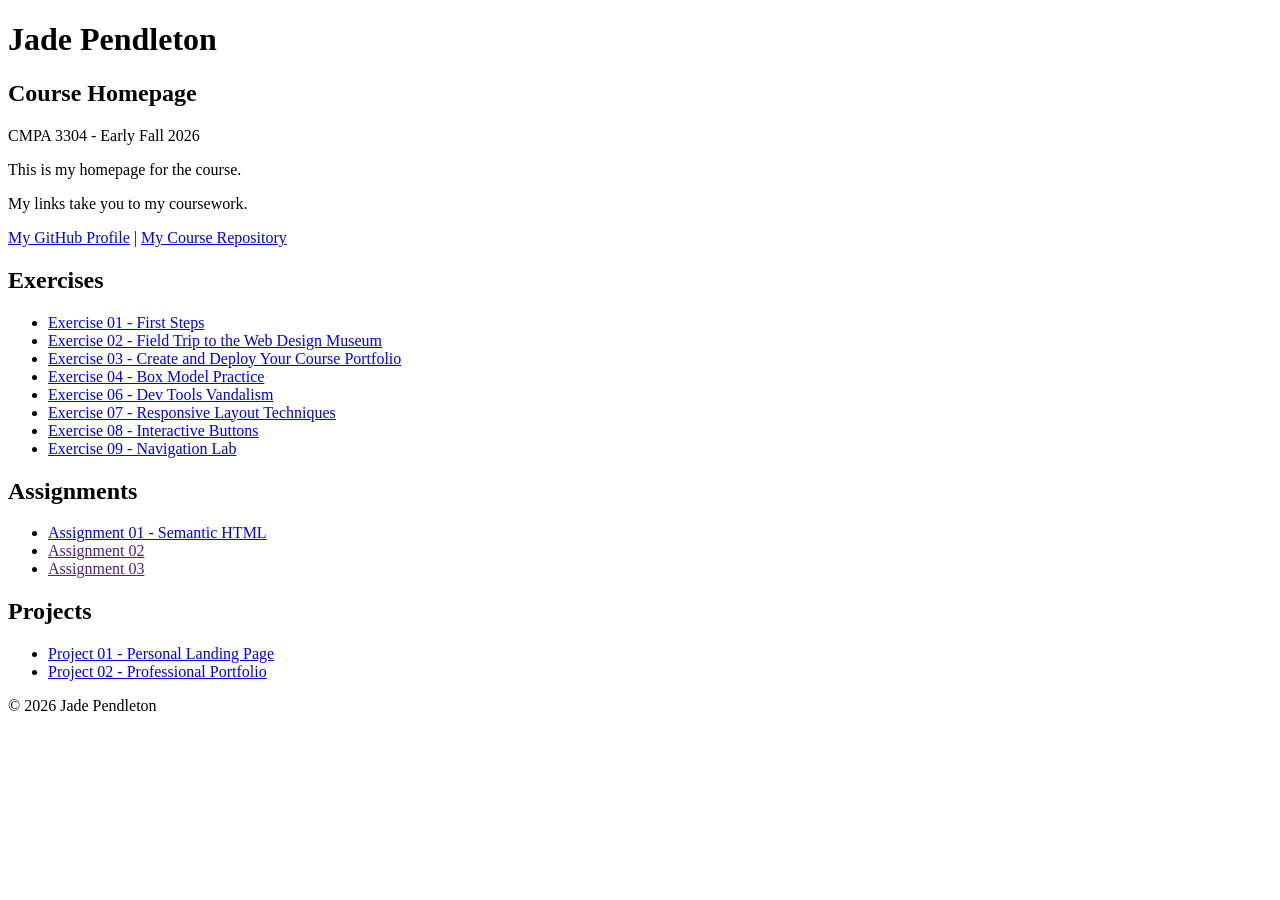
<file: index.html>
<!DOCTYPE html>

<!--

INSTRUCTIONS: HOW TO CHANGE THIS PAGE:

1. Change "Student Name" in the title above to your real name.

2. Change "Your Name" in the big heading below to your real name.

3. Change "your-username" to your real GitHub username in both links.

4. Change "your-repo-name" to the name of this repository.

5. Change "Course Name" to the name of your class.

6. Change "Semester Year" to match when you are taking this class.

7. Add links to your work:
    - Find the words that say "Exercise 01", "Assignment 01", etc.
    - Between the quote marks in href="", put the relative link to your work in the subfolder. You can simply link to the subfolder name. Take a look at the example folders and links to see how to do this.
    - For work not yet started/completed, you can leave the href="" blank until you are ready.
    - Change the words "Exercise 01" to match the name of the exercise. Do the same for assignments and projects. If you add your discussion posts, do the same for them.
    - Do this for each piece of work you finish.

8. You can add more links by copying a whole line like this:
    <li><a href="">New Work Name</a></li>
    Then paste it below the last one in that section.

9. Save your changes and push to GitHub when you are done. Remember you can use GitHub Desktop to help you with this.

Remember: During the course, if you want, you can style your homepage to introduce your own style and aesthetics. To start, keep this page simple and plain. This is just a template to get you started. Embrace the handcrafted approach to web design and development: change things to make them your own.

Remember: You must have a GitHub account, a new GitHub repository for this course, and this file (index.html) in that repository. 

Remember: You must create subfolders for each piece of coursework as the semester progresses.

-->

<html lang="en">
    <head>
        <meta charset="UTF-8" />
        <title>Course Homepage JP</title>
        <meta charset="UTF-8" />
        <meta name="viewport" content="width=device-width, initial-scale=1.0" />

        <title>Jade Pendleton - Course Homepage</title>
    </head>

    <body>
        <header>
            <h1>Jade Pendleton</h1>
            <h2>Course Homepage</h2>
            <p>CMPA 3304 - Early Fall 2026</p>
            <p>This is my homepage for the course.</p>
            <p>My links take you to my coursework.</p>
            <nav>
                <a href="https://github.com/jad3ra1der">My GitHub Profile</a>
                |
                <a href="https://github.com/jad3ra1der/course-portfolio">
                    My Course Repository
                </a>
            </nav>
        </header>

        <main>
            <section>
                <h2>Exercises</h2>
                <ul>
                    <li><a href="https://codepen.io/editor/jad3ra1der/pen/01a00cdb-9424-757d-8845-d02651f605b5">Exercise 01 - First Steps</a></li>
                    <li><a href="https://www.webdesignmuseum.org/gallery/cartoon-network-2003">Exercise 02 - Field Trip to the Web Design Museum</a></li>
                    <li><a href="https://github.com/jad3ra1der/course-portfolio">Exercise 03 - Create and Deploy Your Course Portfolio</a></li>
                    <li><a href="exercise-04/">Exercise 04 - Box Model Practice</a></li>
                    <li><a href="exercise-06/">Exercise 06 - Dev Tools Vandalism</a></li>
                    <li><a href="exercise-07/">Exercise 07 - Responsive Layout Techniques</a></li>
                    <li><a href="exercise-08/">Exercise 08 - Interactive Buttons</a></li>
                    <li><a href="exercise-09/">Exercise 09 - Navigation Lab</a></li>
                </ul>
            </section>

            <section>
                <h2>Assignments</h2>
                <ul>
                    <li><a href="assignment-01/">Assignment 01 - Semantic HTML</a></li>
                    <li><a href="">Assignment 02</a></li>
                    <li><a href="">Assignment 03</a></li>
                </ul>
            </section>

            <section>
                <h2>Projects</h2>
                <ul>
                    <li><a href="project-01-landingpage/">Project 01 - Personal Landing Page</a></li>
                    <li><a href="project-02/">Project 02 - Professional Portfolio</a></li>
                </ul>
            </section>
        </main>

        <footer>
            <p>&copy; 2026 Jade Pendleton</p>
        </footer>
    </body>
</html>
</file>
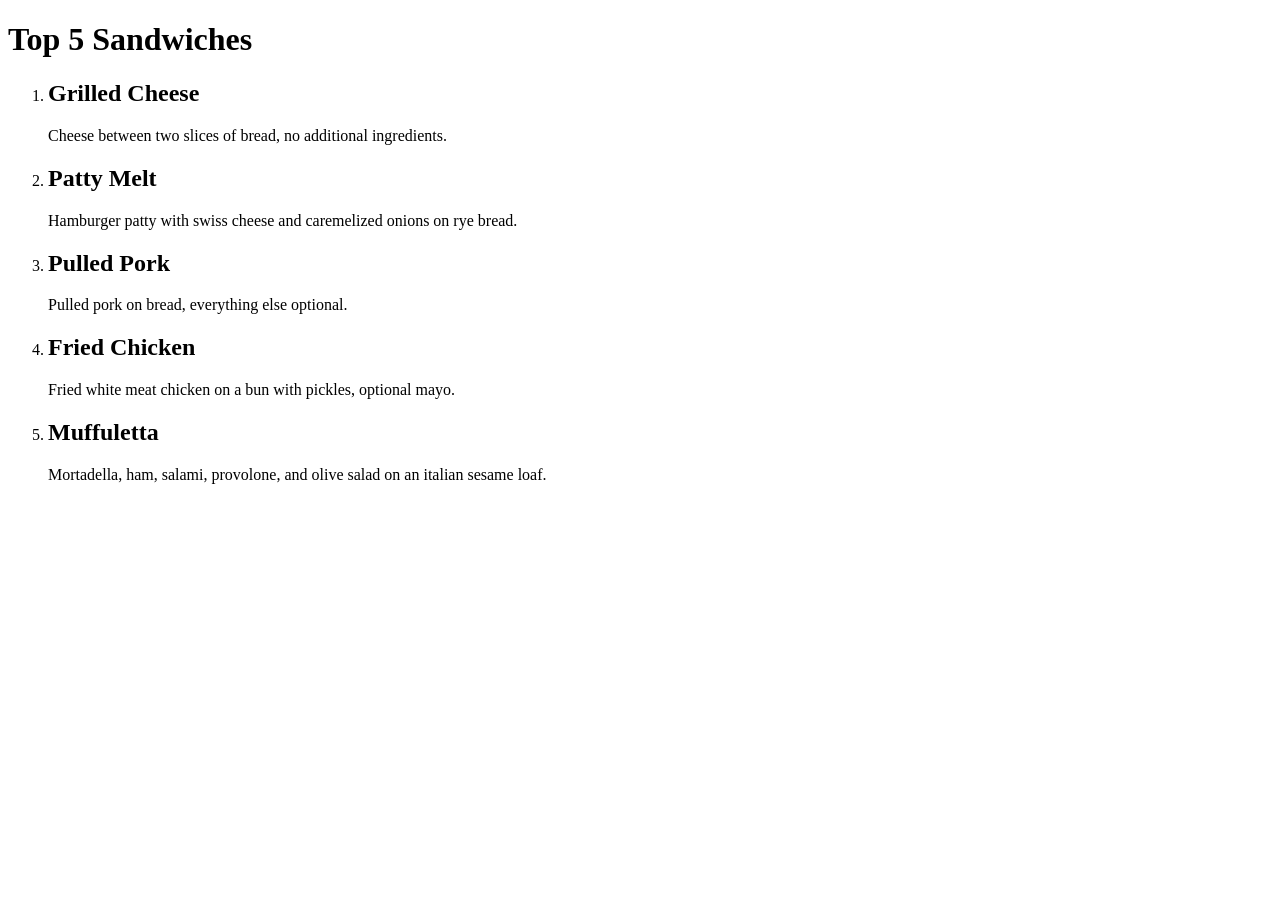
<file: assignment-01/index.html>
<!DOCTYPE html>
<html lang="en">
    <head>
        <meta charset="UTF-8" />
        <meta name="viewport" content="width=device-width, initial-scale=1.0" />
        <title>Assignment 01 - Sandwich List</title>
    </head>

    <header>
        <h1>Top 5 Sandwiches</h1>
    </header>

    <main>
        <ol>
            <li><h2>Grilled Cheese</h2>
            <p>Cheese between two slices of bread, no additional ingredients.</p></li>
            <li><h2>Patty Melt</h2>
            <p>Hamburger patty with swiss cheese and caremelized onions on rye bread.</p></li>
            <li><h2>Pulled Pork</h2>
            <p>Pulled pork on bread, everything else optional.</p></li>
            <li><h2>Fried Chicken</h2>
            <p>Fried white meat chicken on a bun with pickles, optional mayo.</P></li>
            <li><h2>Muffuletta</h2>
            <p>Mortadella, ham, salami, provolone, and olive salad on an italian sesame loaf.</p></li>
        </ol>
    </main>

    <footer>
        <p></p>
    </footer>
<!-- What is the point of this footer -->

</html>
</file>
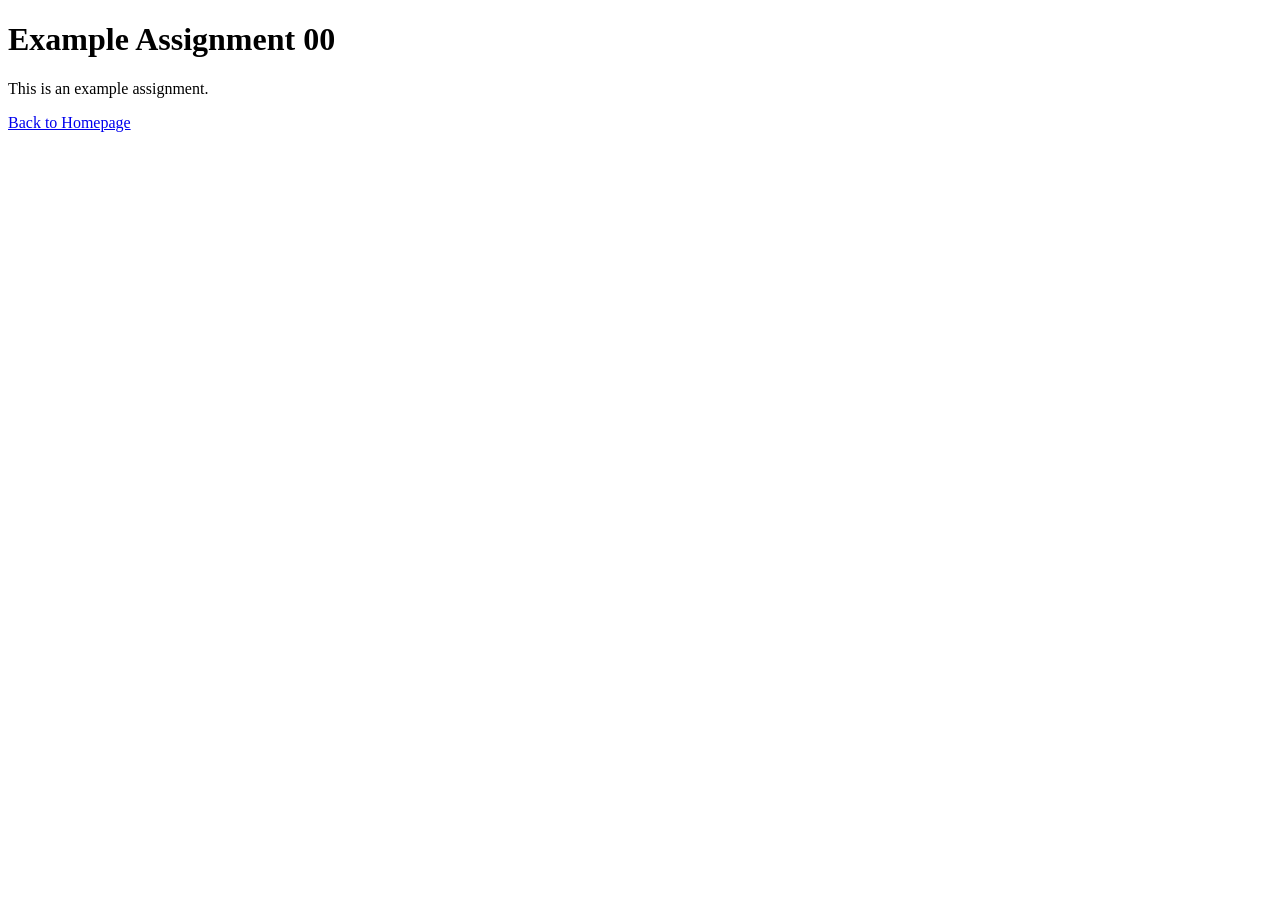
<file: example-assignment-00/index.html>
<!DOCTYPE html>
<html lang="en">
    <head>
        <meta charset="UTF-8" />
        <meta name="viewport" content="width=device-width, initial-scale=1.0" />
        <title>Example Assignment 00</title>
    </head>
    <body>
        <h1>Example Assignment 00</h1>
        <p>This is an example assignment.</p>
        <a href="../index.html">Back to Homepage</a>
    </body>
</html>
</file>
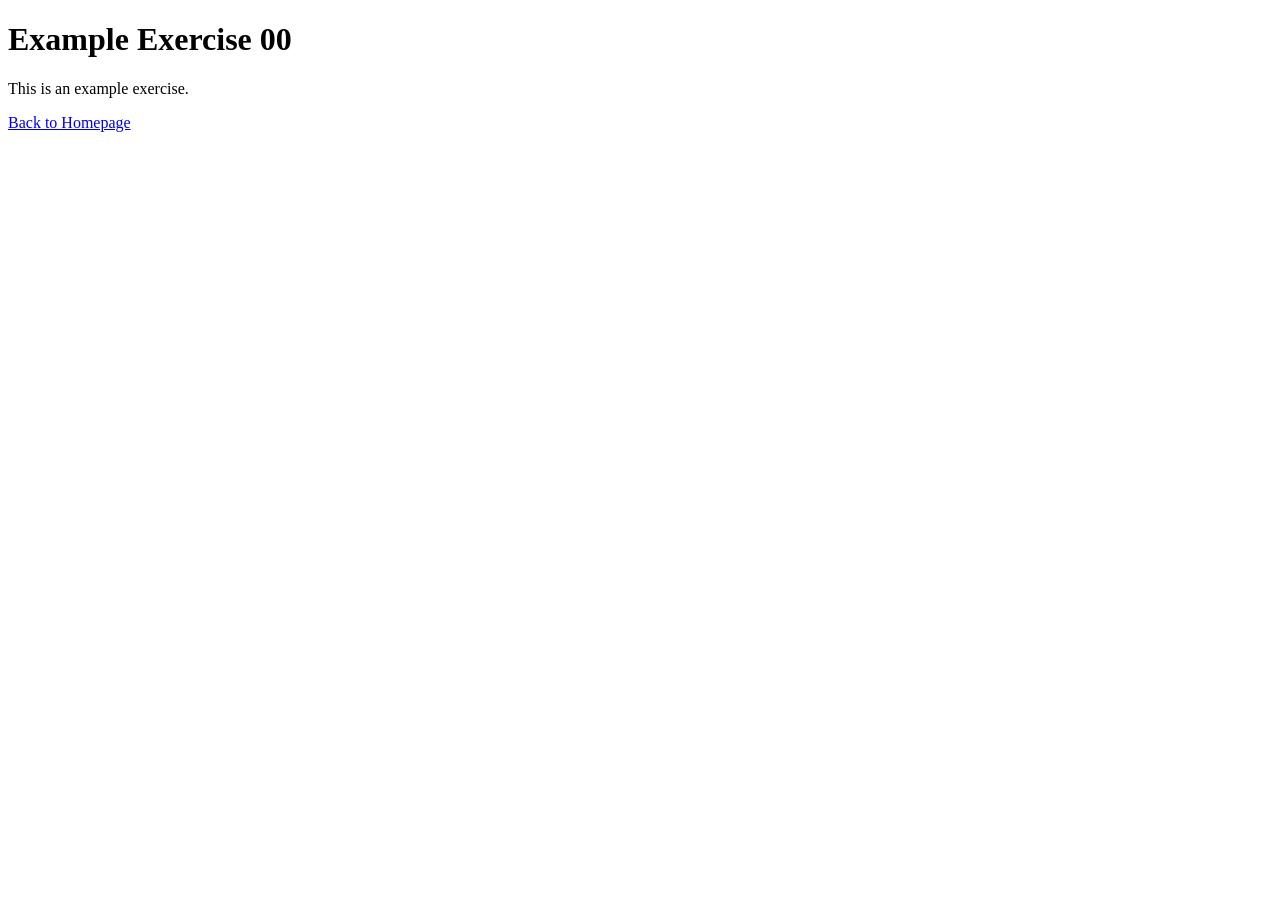
<file: example-exercise-00/index.html>
<!DOCTYPE html>
<html lang="en">
    <head>
        <meta charset="UTF-8" />
        <meta name="viewport" content="width=device-width, initial-scale=1.0" />
        <title>Example Exercise 00</title>
    </head>
    <body>
        <h1>Example Exercise 00</h1>
        <p>This is an example exercise.</p>
        <a href="../index.html">Back to Homepage</a>
    </body>
</html>
</file>
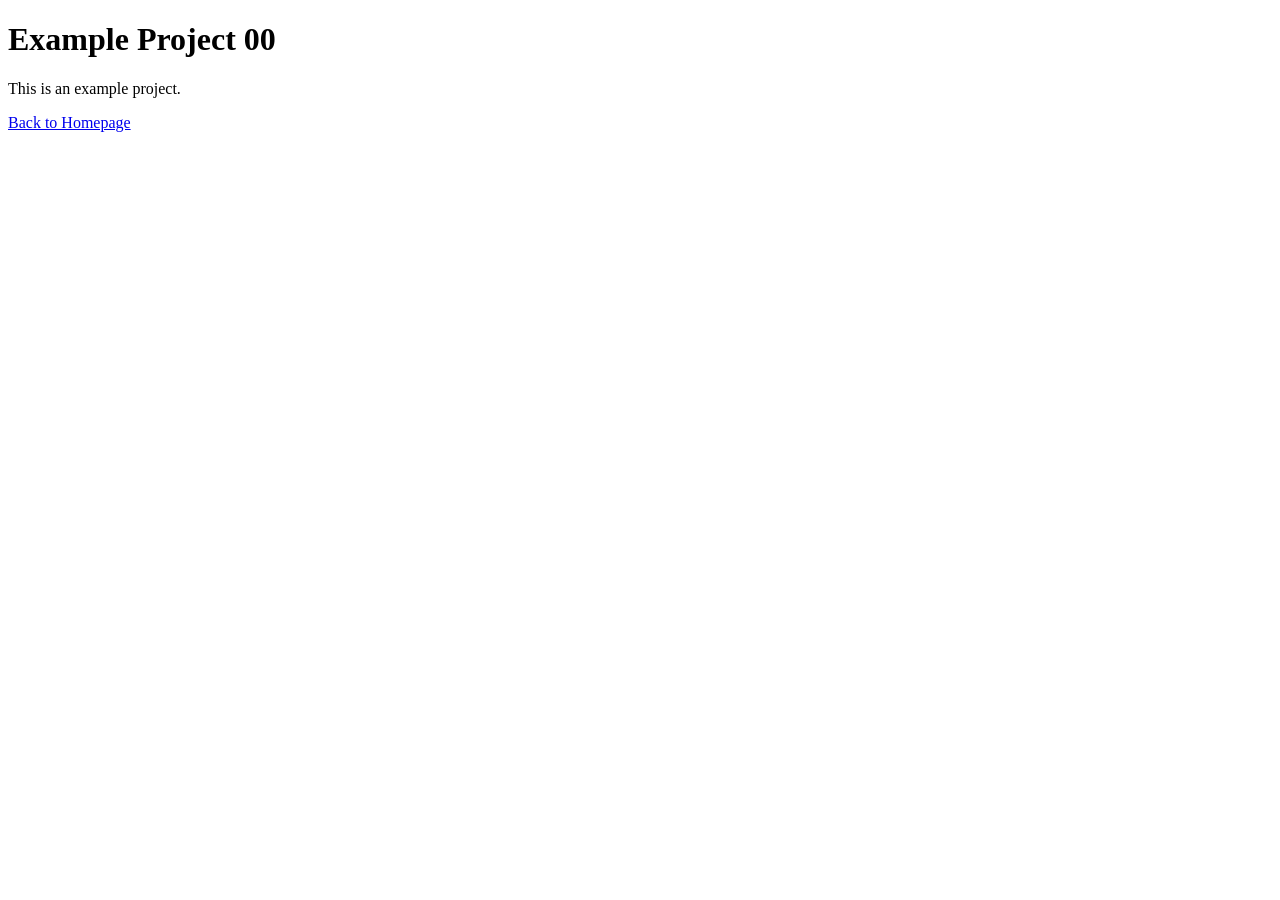
<file: example-project-00/index.html>
<!DOCTYPE html>
<html lang="en">
    <head>
        <meta charset="UTF-8" />
        <meta name="viewport" content="width=device-width, initial-scale=1.0" />
        <title>Example Project 00</title>
    </head>
    <body>
        <h1>Example Project 00</h1>
        <p>This is an example project.</p>
        <a href="../index.html">Back to Homepage</a>
    </body>
</html>
</file>
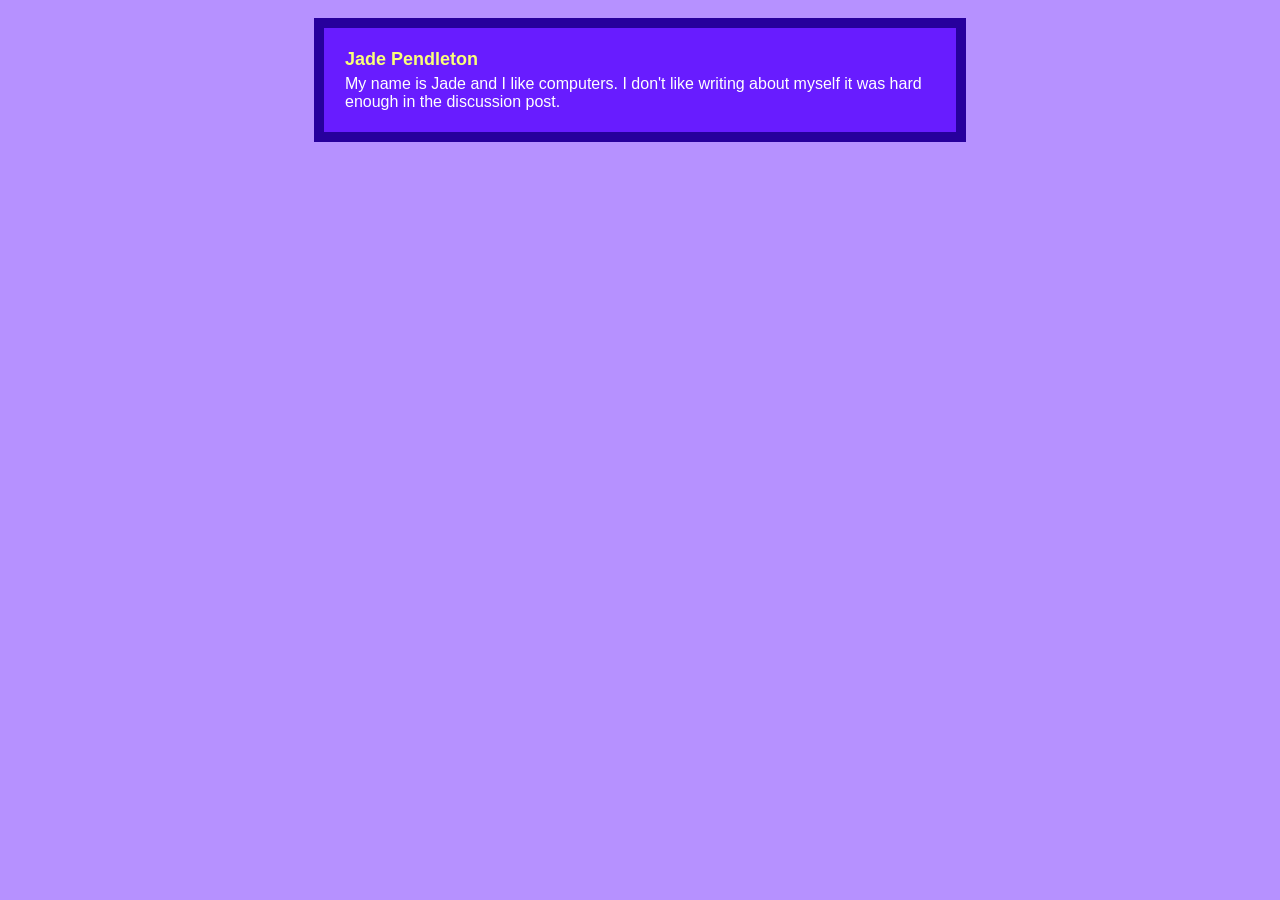
<file: exercise-04/index.html>
<!DOCTYPE html>
<html lang="en">
    <head>
        <meta charset="UTF-8" />
        <meta name="viewport" content="width=device-width, initial-scale=1.0" />
        <title>Jade Pendleton</title>
        <link rel="stylesheet" href="style.css">
    </head>

<body>
    <div class="card">
        <h1>Jade Pendleton</h1>
        <p>My name is Jade and I like computers. I don't like writing about myself it was hard enough in the discussion post.</p>
    </div>
</body>
</file>
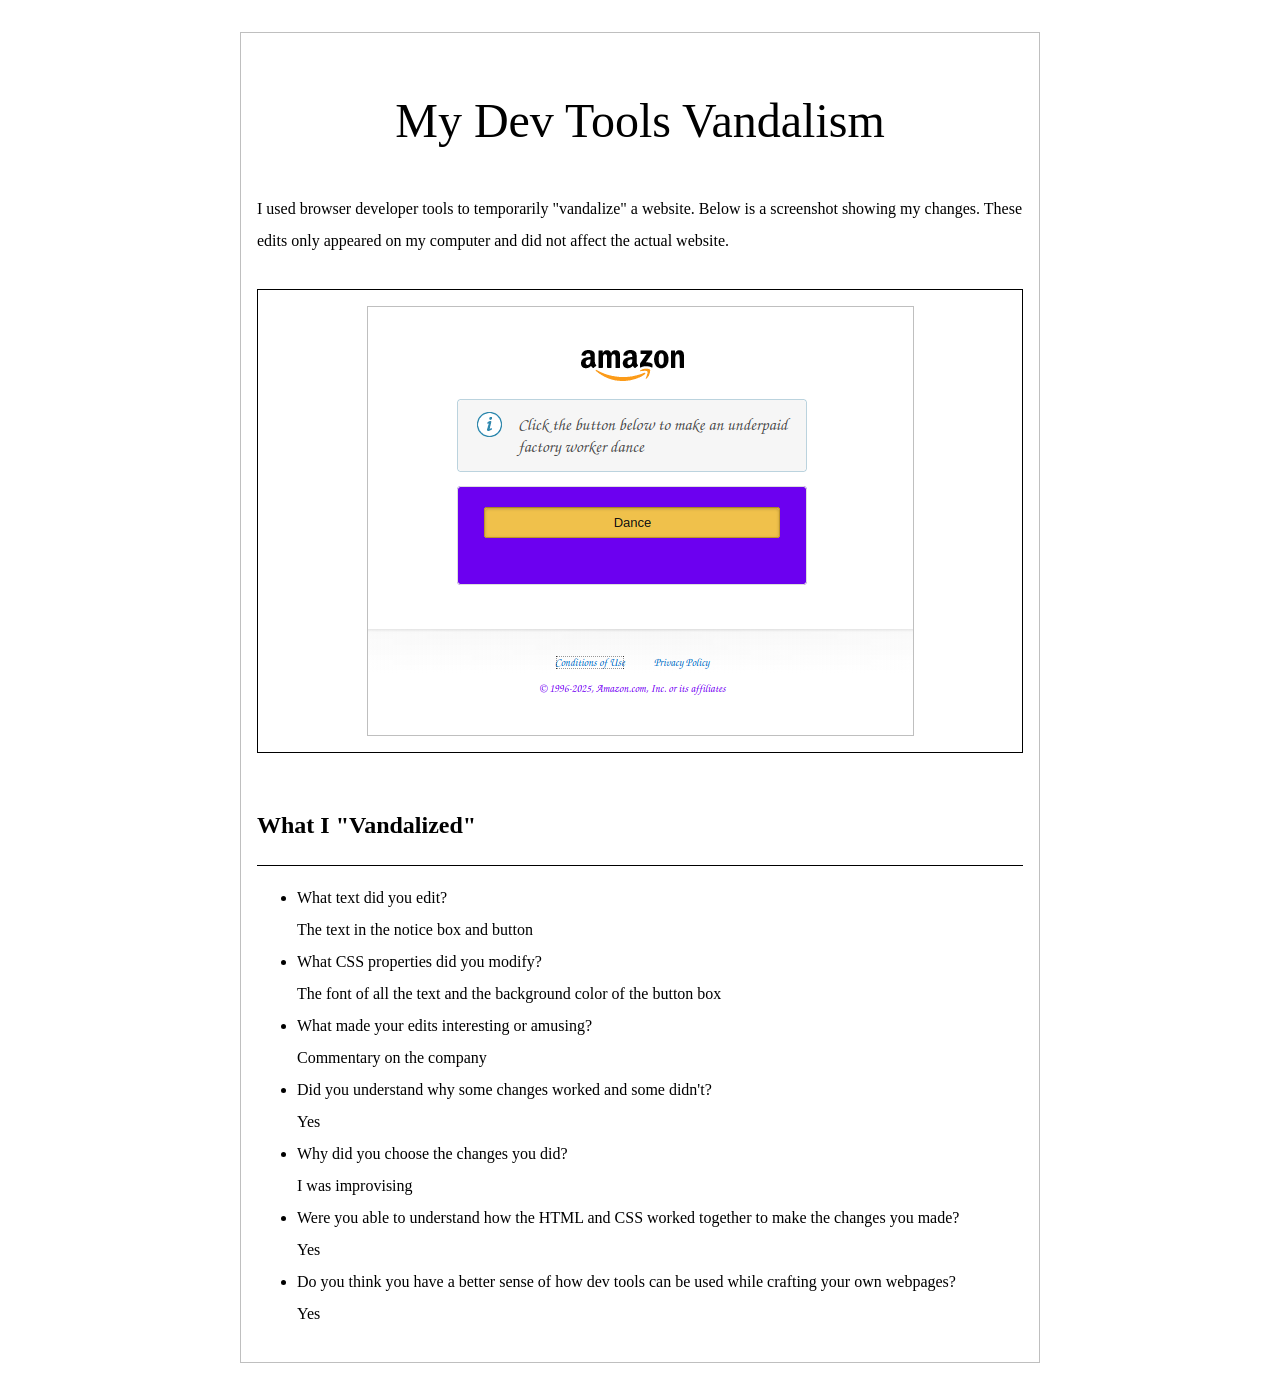
<file: exercise-06/index.html>
<!DOCTYPE html>
<html lang="en">

<head>
    <meta charset="UTF-8" />
    <meta name="viewport" content="width=device-width, initial-scale=1.0" />
    <title>Exercise 06 - My Dev Tools Vandalism</title>
    <link rel="stylesheet" href="./style.css" />
</head>

<body>
    <main>
        <h1>My Dev Tools Vandalism</h1>
        <p>
            I used browser developer tools to temporarily "vandalize" a
            website. Below is a screenshot showing my changes. These edits
            only appeared on my computer and did not affect the actual
            website.
        </p>
        <div class="screenshot-container">
            <!-- 
                IMPORTANT: Update the src attribute below to match your screenshot filename.
                Example: If your screenshot is named "apple-dot-com-but-with-papyrus-font.png", change the line to:
                src="./apple-dot-com-but-with-papyrus-font.png"
            -->
            <img src="amazoncustom.png" alt="Screenshot of the webpage I vandalized" />
        </div>
        <h2>What I "Vandalized"</h2>
        <p>
        <ul>
            <li>What text did you edit?</li>
            The text in the notice box and button
            <li>What CSS properties did you modify?</li>
            The font of all the text and the background color of the button box
            <li>What made your edits interesting or amusing?</li>
            Commentary on the company
            <li>Did you understand why some changes worked and some didn't?</li>
            Yes
            <li>Why did you choose the changes you did?</li>
            I was improvising
            <li>Were you able to understand how the HTML and CSS worked together to make the changes you made?</li>
            Yes
            <li>Do you think you have a better sense of how dev tools can be used while crafting your own webpages?</li>
            Yes
        </ul>
        </p>
    </main>
</body>

</html>
</file>
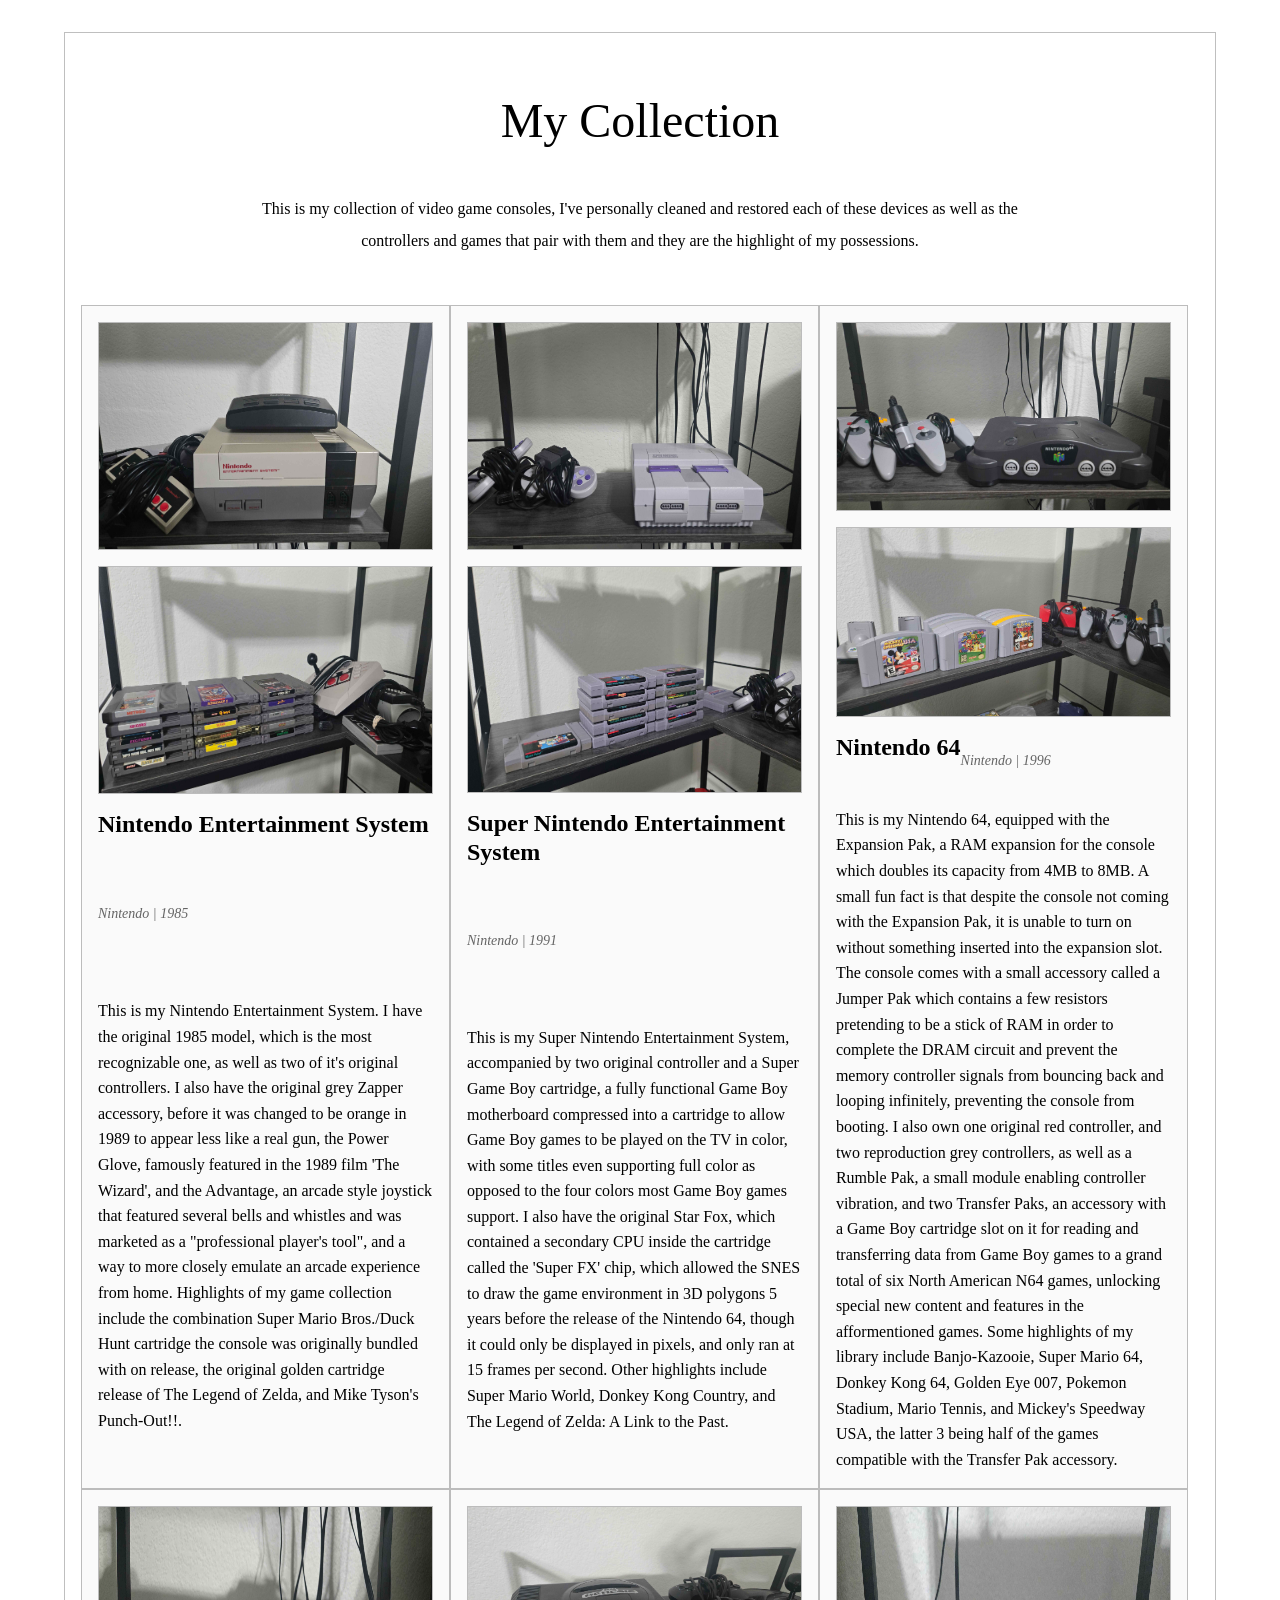
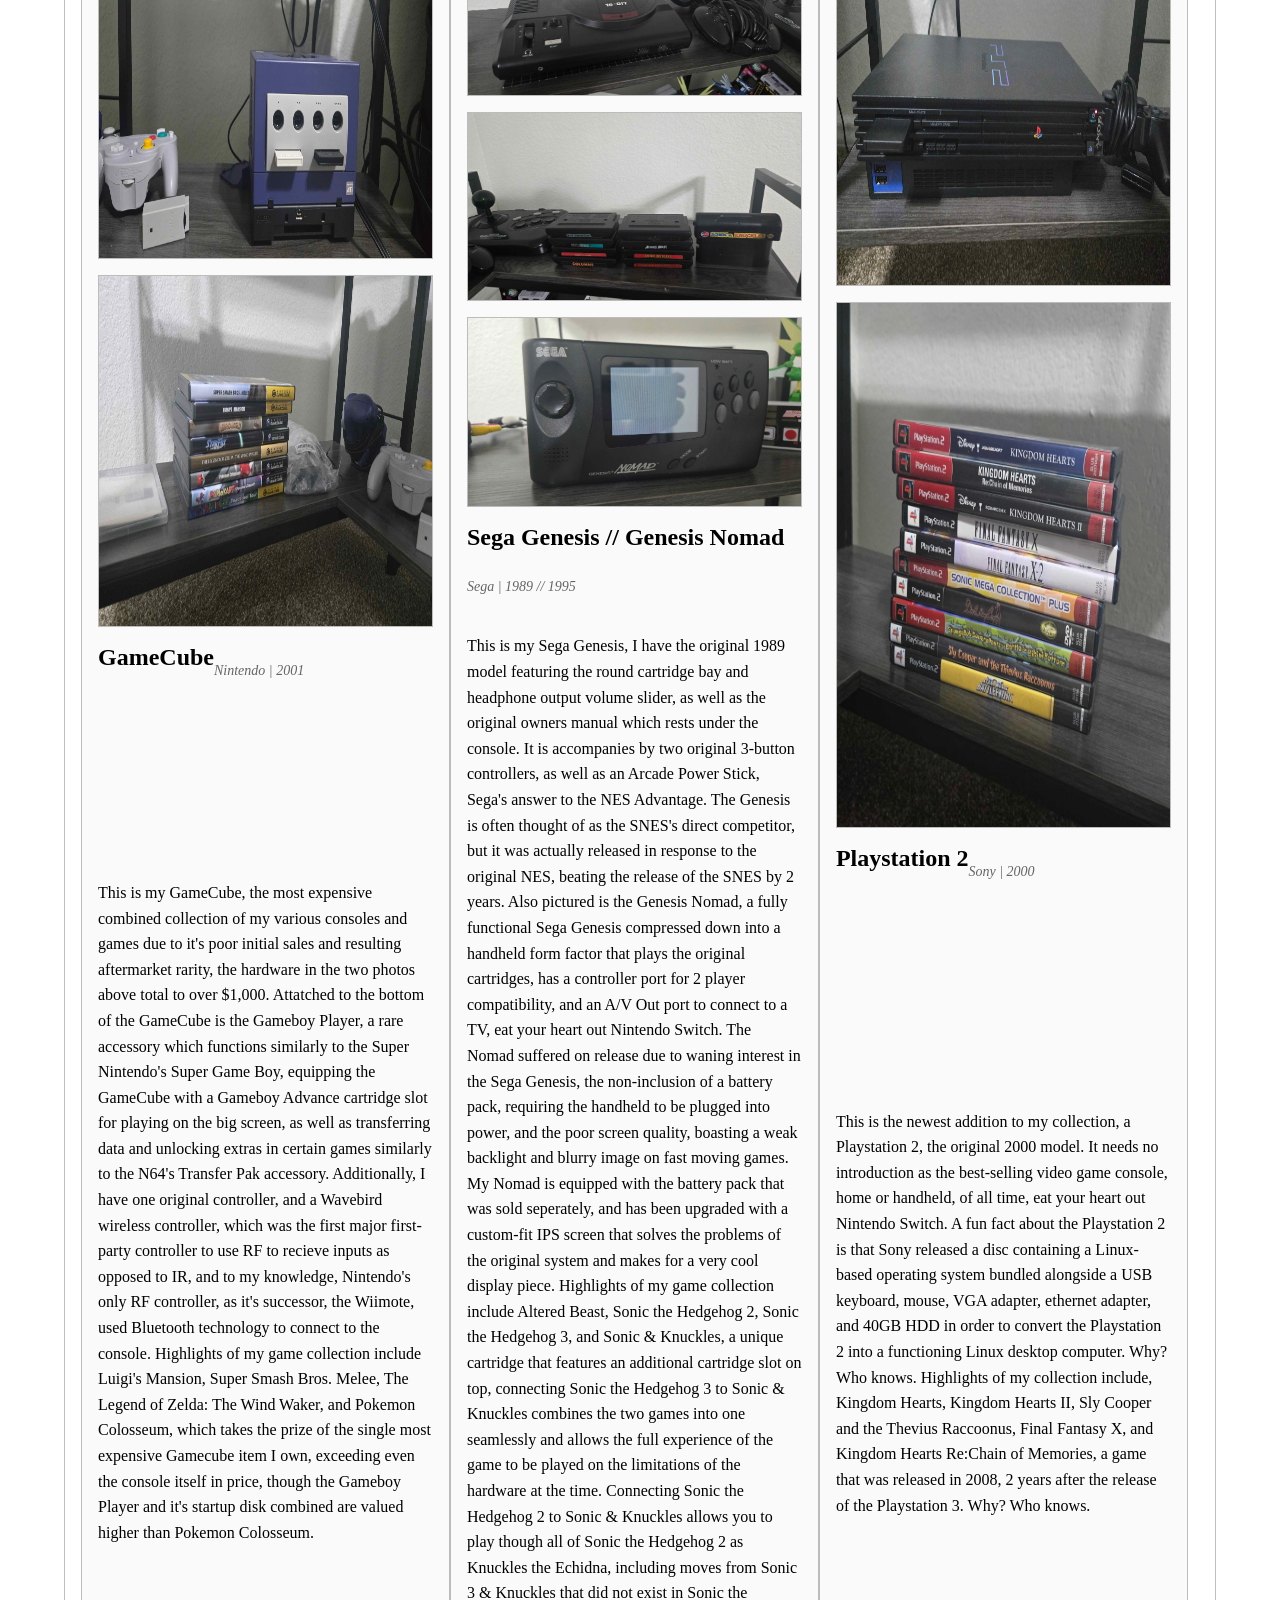
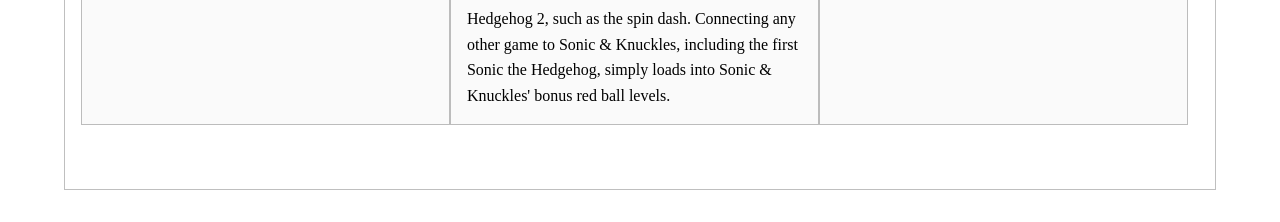
<file: exercise-07/index.html>
<!DOCTYPE html>
<html lang="en">

<head>
    <meta charset="UTF-8" />
    <meta name="viewport" content="width=device-width, initial-scale=1.0" />
    <title>Week 04 Exercise 02 - My Collection</title>
    <link rel="stylesheet" href="./style.css" />
</head>

<body>
    <main>
        <h1>My Collection</h1>
        <!-- 
            SAMPLE OVERVIEW TEXT
            Replace this entire paragraph with your own description.
            How do you think about your collection? Write that out here.
            P.S. Please use your own words. Be yourself.
        -->
        <p>
            This is my collection of video game consoles, I've personally cleaned and restored each of these devices as well as the controllers and games that pair with them and they are the highlight of my possessions.
        </p>

        <div class="collection-grid">

            <!-- 
                SAMPLE CARD 1
                Replace this entire card with your own item.
                Keep the same structure: image, title, details, description.
            -->
            <div class="collection-card">
                <img src="nes.jpg" alt="Nintendo Entertainment System" />
                <img src="nesg.jpg" alt="Nintendo Entertainment System Games"/>
                <h2>Nintendo Entertainment System</h2>
                <p class="details">Nintendo | 1985 </p>
                <p class="description">
                    This is my Nintendo Entertainment System. I have the original 1985 model, which is the most recognizable one, as well as two of it's original controllers.
                    I also have the original grey Zapper accessory, before it was changed to be orange in 1989 to appear less like a real gun, the Power Glove, famously featured in the 1989 film 'The Wizard', and the Advantage, an arcade style joystick that featured several bells and whistles and was marketed as a "professional player's tool", and a way to more closely emulate an arcade experience from home.
                    Highlights of my game collection include the combination Super Mario Bros./Duck Hunt cartridge the console was originally bundled with on release, the original golden cartridge release of The Legend of Zelda, and Mike Tyson's Punch-Out!!.
                </p>
            </div>

            <!-- 
                SAMPLE CARD 2
                Replace this entire card with your own item.
                Notice the structure is identical to Sample Card 1.
            -->
            <div class="collection-card">
                <img src="snes.jpg" alt="Super Nintendo Entertainment System" />
                <img src="snesg.jpg" alt="Super Nintendo Entertainment System Games"/>
                <h2>Super Nintendo Entertainment System</h2>
                <p class="details">Nintendo | 1991 </p>
                <p class="description">
                    This is my Super Nintendo Entertainment System, accompanied by two original controller and a Super Game Boy cartridge, a fully functional Game Boy motherboard compressed into a cartridge to allow Game Boy games to be played on the TV in color, with some titles even supporting full color as opposed to the four colors most Game Boy games support.
                    I also have the original Star Fox, which contained a secondary CPU inside the cartridge called the 'Super FX' chip, which allowed the SNES to draw the game environment in 3D polygons 5 years before the release of the Nintendo 64, though it could only be displayed in pixels, and only ran at 15 frames per second.
                    Other highlights include Super Mario World, Donkey Kong Country, and The Legend of Zelda: A Link to the Past.
                </p>
            </div>

            <!-- 
                PLACEHOLDER CARD 3
                Complete this card by adding your image, title, details, and description.
            -->
            <div class="collection-card">
                <img src="n64.jpg" alt="Nintendo 64" />
                <img src="n64g.jpg" alt="Nintendo 64 Games"/>
                <h2>Nintendo 64</h2>
                <p class="details">Nintendo | 1996 </p>
                <p class="description">
                    This is my Nintendo 64, equipped with the Expansion Pak, a RAM expansion for the console which doubles its capacity from 4MB to 8MB. 
                    A small fun fact is that despite the console not coming with the Expansion Pak, it is unable to turn on without something inserted into the expansion slot. The console comes with a small accessory called a Jumper Pak which contains a few resistors pretending to be a stick of RAM in order to complete the DRAM circuit and prevent the memory controller signals from bouncing back and looping infinitely, preventing the console from booting.
                    I also own one original red controller, and two reproduction grey controllers, as well as a Rumble Pak, a small module enabling controller vibration, and two Transfer Paks, an accessory with a Game Boy cartridge slot on it for reading and transferring data from Game Boy games to a grand total of six North American N64 games, unlocking special new content and features in the afformentioned games.
                    Some highlights of my library include Banjo-Kazooie, Super Mario 64, Donkey Kong 64, Golden Eye 007, Pokemon Stadium, Mario Tennis, and Mickey's Speedway USA, the latter 3 being half of the games compatible with the Transfer Pak accessory.
                </p>
            </div>

            <!-- 
                PLACEHOLDER CARD 4
                Complete this card by adding your image, title, details, and description.
            -->
            <div class="collection-card">
                <img src="gc.jpg" alt="GameCube" />
                <img src="gcg.jpg" alt="GameCube Games"/>
                <h2>GameCube</h2>
                <p class="details">Nintendo | 2001 </p>
                <p class="description">
                    This is my GameCube, the most expensive combined collection of my various consoles and games due to it's poor initial sales and resulting aftermarket rarity, the hardware in the two photos above total to over $1,000.
                    Attatched to the bottom of the GameCube is the Gameboy Player, a rare accessory which functions similarly to the Super Nintendo's Super Game Boy, equipping the GameCube with a Gameboy Advance cartridge slot for playing on the big screen, as well as transferring data and unlocking extras in certain games similarly to the N64's Transfer Pak accessory.
                    Additionally, I have one original controller, and a Wavebird wireless controller, which was the first major first-party controller to use RF to recieve inputs as opposed to IR, and to my knowledge, Nintendo's only RF controller, as it's successor, the Wiimote, used Bluetooth technology to connect to the console.
                    Highlights of my game collection include Luigi's Mansion, Super Smash Bros. Melee, The Legend of Zelda: The Wind Waker, and Pokemon Colosseum, which takes the prize of the single most expensive Gamecube item I own, exceeding even the console itself in price, though the Gameboy Player and it's startup disk combined are valued higher than Pokemon Colosseum.

                </p>
            </div>

            <!-- 
                PLACEHOLDER CARD 5
                Complete this card by adding your image, title, details, and description.
            -->
            <div class="collection-card">
                <img src="gen.jpg" alt="Sega Genesis" />
                <img src="geng.jpg" alt="Sega Genesis Games" />
                <img src="nomad.jpg" alt="Sega Nomad"/>
                <h2>Sega Genesis // Genesis Nomad</h2>
                <p class="details">Sega | 1989 // 1995 </p>
                <p class="description">
                    This is my Sega Genesis, I have the original 1989 model featuring the round cartridge bay and headphone output volume slider, as well as the original owners manual which rests under the console.
                    It is accompanies by two original 3-button controllers, as well as an Arcade Power Stick, Sega's answer to the NES Advantage. The Genesis is often thought of as the SNES's direct competitor, but it was actually released in response to the original NES, beating the release of the SNES by 2 years.
                    Also pictured is the Genesis Nomad, a fully functional Sega Genesis compressed down into a handheld form factor that plays the original cartridges, has a controller port for 2 player compatibility, and an A/V Out port to connect to a TV, eat your heart out Nintendo Switch.
                    The Nomad suffered on release due to waning interest in the Sega Genesis, the non-inclusion of a battery pack, requiring the handheld to be plugged into power, and the poor screen quality, boasting a weak backlight and blurry image on fast moving games. My Nomad is equipped with the battery pack that was sold seperately, and has been upgraded with a custom-fit IPS screen that solves the problems of the original system and makes for a very cool display piece.
                    Highlights of my game collection include Altered Beast, Sonic the Hedgehog 2, Sonic the Hedgehog 3, and Sonic & Knuckles, a unique cartridge that features an additional cartridge slot on top, connecting Sonic the Hedgehog 3 to Sonic & Knuckles combines the two games into one seamlessly and allows the full experience of the game to be played on the limitations of the hardware at the time. Connecting Sonic the Hedgehog 2 to Sonic & Knuckles allows you to play though all of Sonic the Hedgehog 2 as Knuckles the Echidna, including moves from Sonic 3 & Knuckles that did not exist in Sonic the Hedgehog 2, such as the spin dash. Connecting any other game to Sonic & Knuckles, including the first Sonic the Hedgehog, simply loads into Sonic & Knuckles' bonus red ball levels.
                </p>
            </div>

            <!-- 
                PLACEHOLDER CARD 6
                Complete this card by adding your image, title, details, and description.
            -->
            <div class="collection-card">
                <img src="ps2.jpg" alt="Playstation 2" />
                <img src="ps2g.jpg" alt="Playstation 2 Games"/>
                <h2>Playstation 2</h2>
                <p class="details">Sony | 2000 </p>
                <p class="description">
                    This is the newest addition to my collection, a Playstation 2, the original 2000 model. It needs no introduction as the best-selling video game console, home or handheld, of all time, eat your heart out Nintendo Switch.
                    A fun fact about the Playstation 2 is that Sony released a disc containing a Linux-based operating system bundled alongside a USB keyboard, mouse, VGA adapter, ethernet adapter, and 40GB HDD in order to convert the Playstation 2 into a functioning Linux desktop computer. Why? Who knows.
                    Highlights of my collection include, Kingdom Hearts, Kingdom Hearts II, Sly Cooper and the Thevius Raccoonus, Final Fantasy X, and Kingdom Hearts Re:Chain of Memories, a game that was released in 2008, 2 years after the release of the Playstation 3. Why? Who knows.
                </p>
            </div>
        </div>
    </main>
</body>

</html>
</file>
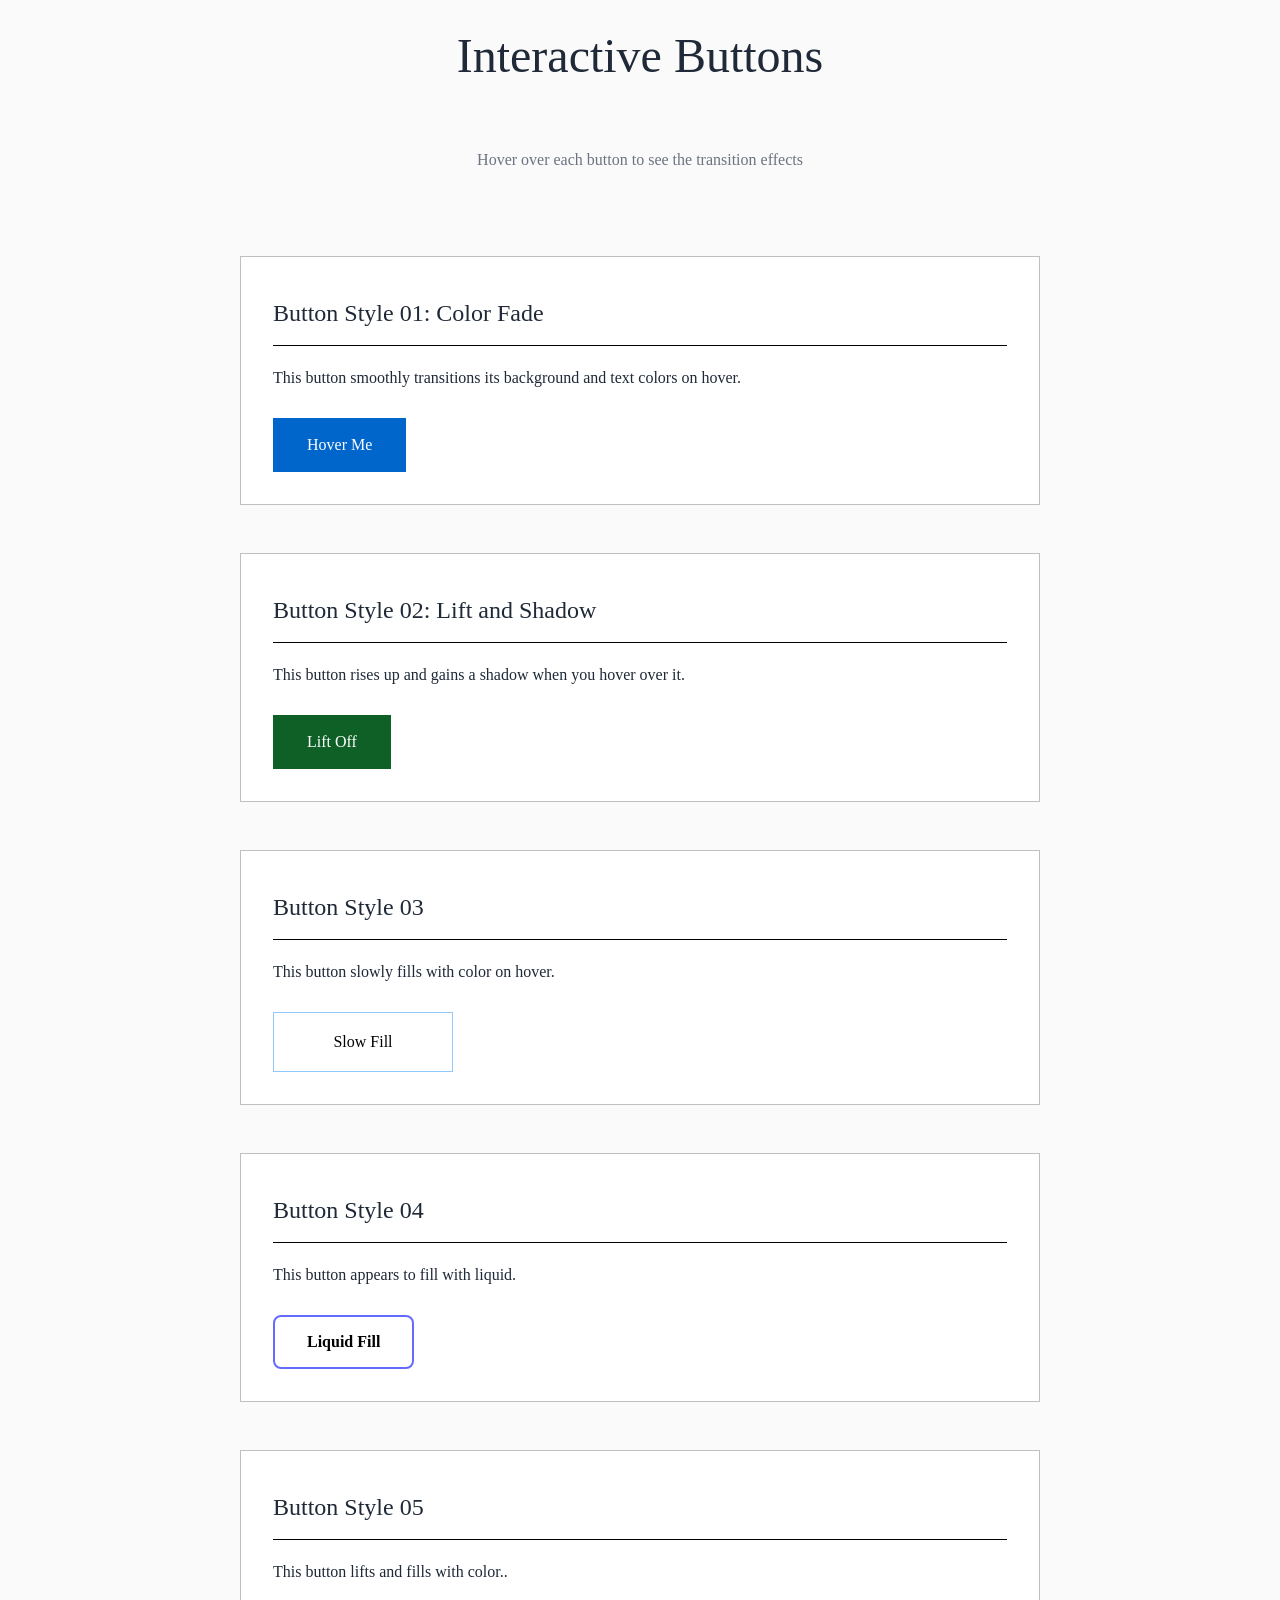
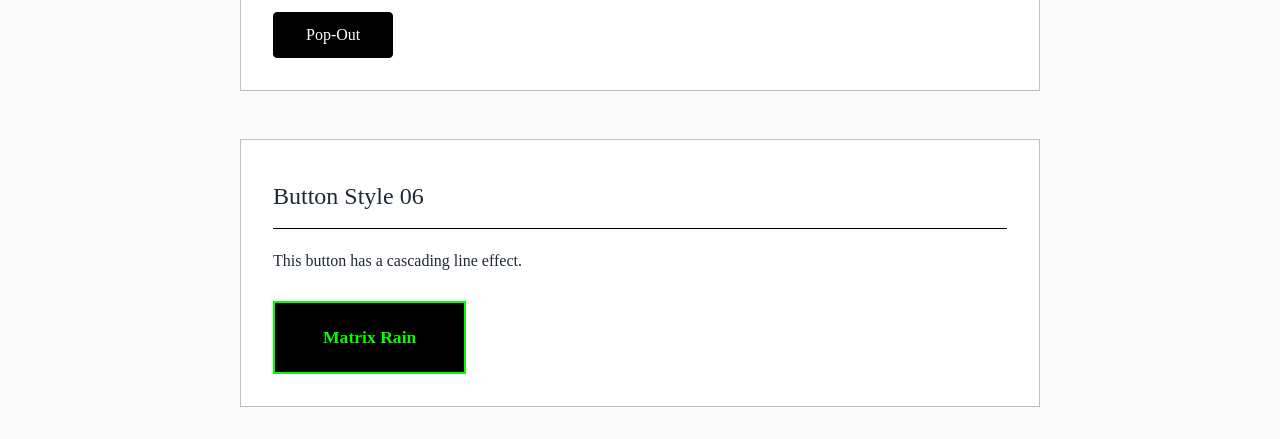
<file: exercise-08/index.html>
<!DOCTYPE html>
<html lang="en">

<head>
    <meta charset="UTF-8">
    <meta name="viewport" content="width=device-width, initial-scale=1.0">
    <title>Exercises Week 05 Exercise 01: Interactive Buttons</title>
    <link rel="stylesheet" href="./style.css">
</head>

<body>
    <div class="container">
        <h1>Interactive Buttons</h1>
        <p class="subtitle">Hover over each button to see the transition effects</p>

        <section class="button-section">
            <h2>Button Style 01: Color Fade</h2>
            <p>This button smoothly transitions its background and text colors on hover.</p>
            <button class="button-01">Hover Me</button>
        </section>


        <section class="button-section">
            <h2>Button Style 02: Lift and Shadow</h2>
            <p>This button rises up and gains a shadow when you hover over it.</p>
            <button class="button-02">Lift Off</button>
        </section>

        <section class="button-section">
            <h2>Button Style 03</h2>
            <p>This button slowly fills with color on hover.</p>
            <button class="button-03">Slow Fill</button>
        </section>

        <section class="button-section">
            <h2>Button Style 04</h2>
            <p>This button appears to fill with liquid.</p>
            <button class="button-04 liquid">Liquid Fill</button>
        </section>

        <section class="button-section">
            <h2>Button Style 05</h2>
            <p>This button lifts and fills with color..</p>
            <button class="button-06">Pop-Out</button>
        </section>

        <section class="button-section">
            <h2>Button Style 06</h2>
            <p>This button has a cascading line effect.</p>
            <button class="button-05 matrix">
             <span>Matrix Rain</span>
              <div class="code-rain"></div>
            </button>
        </section>
    </div>
</body>

</html>
</file>
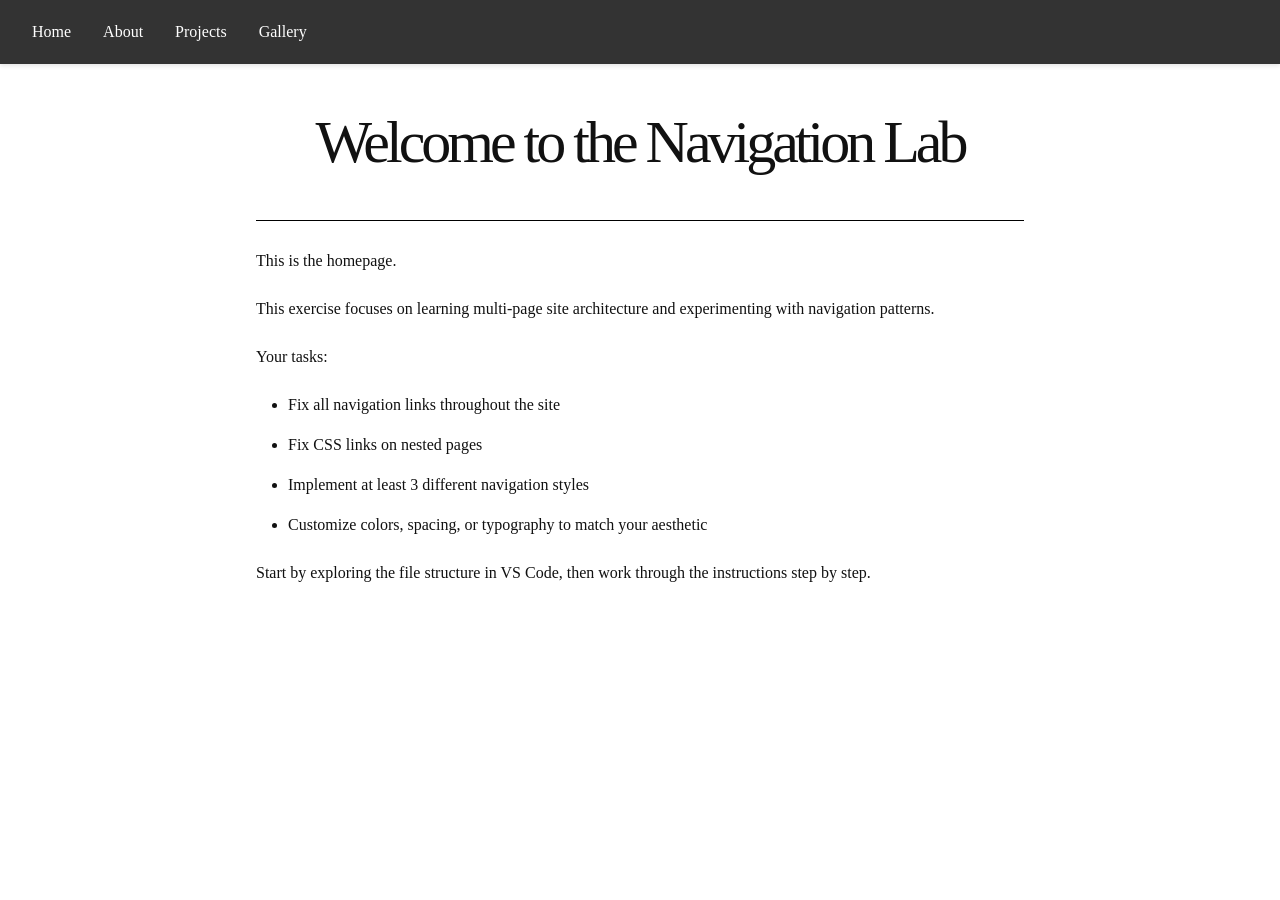
<file: exercise-09/index.html>
<!DOCTYPE html>
<html lang="en">

<head>
  <meta charset="UTF-8">
  <meta name="viewport" content="width=device-width, initial-scale=1.0">
  <title>Navigation Lab - Home</title>
  <link rel="stylesheet" href="css/style.css">
</head>

<body>

  <nav class="nav-horizontal">
    <ul>
      <li><a href="index.html">Home</a></li>
      <li><a href="about.html">About</a></li>
      <li><a href="projects/index.html">Projects</a></li>
      <li><a href="gallery/index.html">Gallery</a></li>
    </ul>
  </nav>

  <main>
    <h1>Welcome to the Navigation Lab</h1>

    <p>This is the homepage.</p>
    <p>This exercise focuses on learning multi-page site architecture and experimenting with navigation patterns.</p>

    <p>Your tasks:</p>
    <ul>
      <li>Fix all navigation links throughout the site</li>
      <li>Fix CSS links on nested pages</li>
      <li>Implement at least 3 different navigation styles</li>
      <li>Customize colors, spacing, or typography to match your aesthetic</li>
    </ul>

    <p>Start by exploring the file structure in VS Code, then work through the instructions step by step.</p>
  </main>

</body>

</html>
</file>
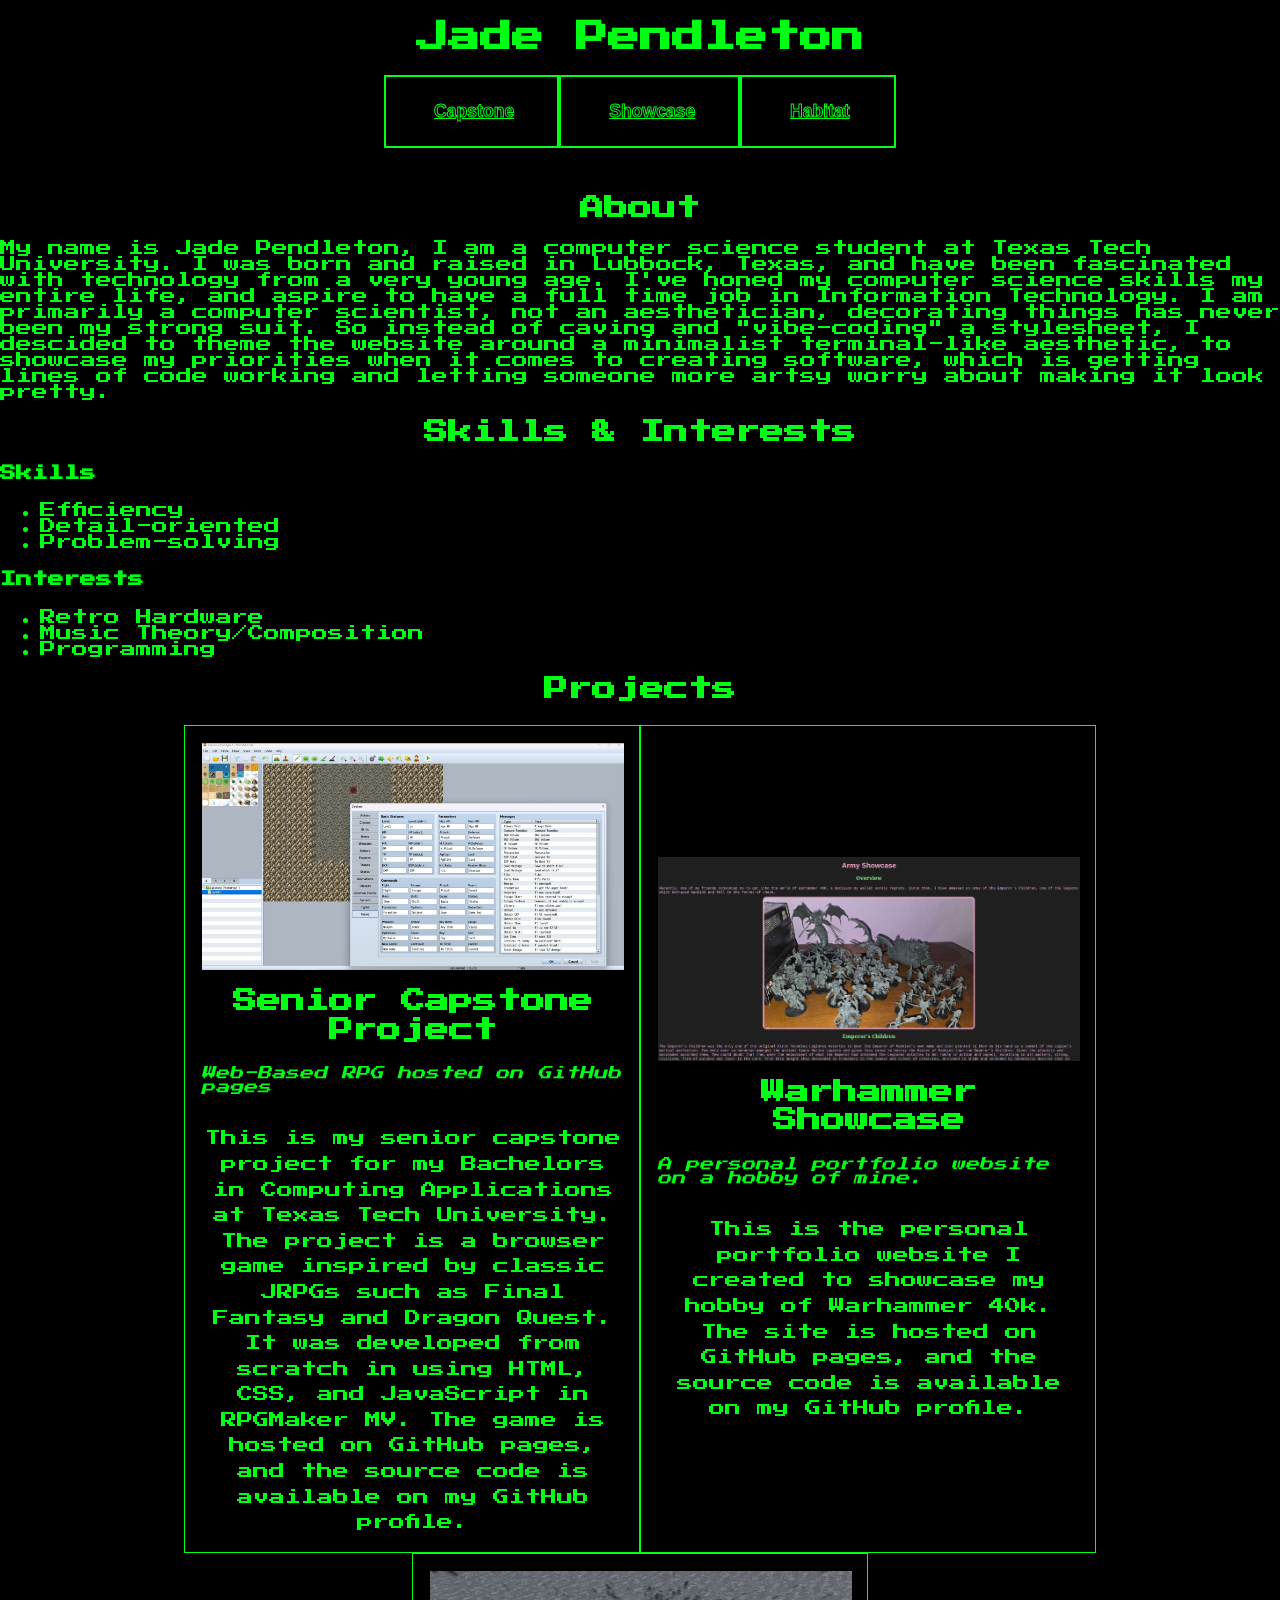
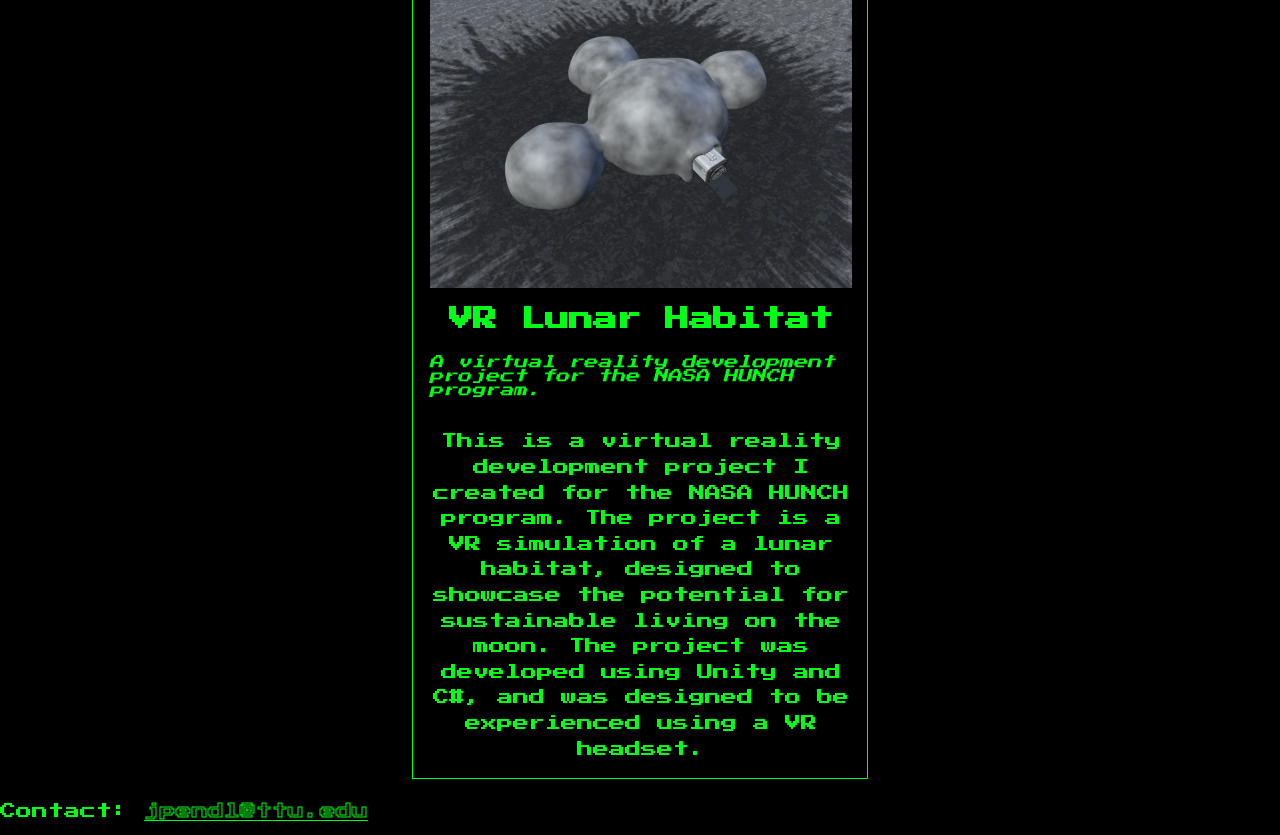
<file: project-02/index.html>
<!DOCTYPE html>
<html lang="en">
    <head>
        <meta charset="UTF-8" />
        <title>Personal Landing Page</title>
        <meta charset="UTF-8" />
        <meta name="viewport" content="width=device-width, initial-scale=1.0" />
        <link rel="stylesheet" href="style.css">

<head>
    <h1>Jade Pendleton</h1>
    <nav>
            <button class="button matrix"><a href="project1/index.html">Capstone</a><div class="code-rain"></div></button>
            <button class="button matrix"><a href="project2/index.html">Showcase</a><div class="code-rain"></div></button>
            <button class="button matrix"><a href="project3/index.html">Habitat</a><div class="code-rain"></div></button>
    </nav>
</head>



<body>
    <section>
        <h2>About</h2>
        <p>My name is Jade Pendleton, I am a computer science student at Texas Tech University. I was born and raised in Lubbock, Texas, and have been fascinated with technology from a very young age. I've honed my computer science skills my entire life, and aspire to have a full time job in Information Technology. I am primarily a computer scientist, not an aesthetician, decorating things has never been my strong suit. So instead of caving and "vibe-coding" a stylesheet, I descided to theme the website around a minimalist terminal-like aesthetic, to showcase my priorities when it comes to creating software, which is getting lines of code working and letting someone more artsy worry about making it look pretty.</p>
    </section>
    <section>
        <h2>Skills & Interests</h2>
        <h4>Skills</h4>
        <ul>
            <li>Efficiency</li>
            <li>Detail-oriented</li>
            <li>Problem-solving</li>
        </ul>
        <h4>Interests</h4>
        <ul>
            <li>Retro Hardware</li>
            <li>Music Theory/Composition</li>
            <li>Programming</li>
        </ul>
    </section>
    <section>
        <h2>Projects</h2>
        <div class="collection-grid">
            <div class="collection-card">
                <img src="project1/projectpreview.png" alt="Screenshot of Capstone development process." />
                <h2>Senior Capstone Project</h2>
                <p class="details">Web-Based RPG hosted on GitHub pages</p>
                <p class="description">
                    This is my senior capstone project for my Bachelors in Computing Applications at Texas Tech University. The project is a browser game inspired by classic JRPGs such as Final Fantasy and Dragon Quest. It was developed from scratch in using HTML, CSS, and JavaScript in RPGMaker MV. The game is hosted on GitHub pages, and the source code is available on my GitHub profile.
                </p>
            </div>
            <div class="collection-card">
                <img src="project2/projectpreview.png" alt="Screenshot of Warhammer Showcase site." />
                <h2>Warhammer Showcase</h2>
                <p class="details">A personal portfolio website on a hobby of mine.</p>
                <p class="description">
                   This is the personal portfolio website I created to showcase my hobby of Warhammer 40k. The site is hosted on GitHub pages, and the source code is available on my GitHub profile.
                </p>
            </div>
            <div class="collection-card">
                <img src="project3/projectpreview.png" alt="Screenshot of VR Lunar Habitat." />
                <h2>VR Lunar Habitat</h2>
                <p class="details">A virtual reality development project for the NASA HUNCH program.</p>
                <p class="description">
                    This is a virtual reality development project I created for the NASA HUNCH program. The project is a VR simulation of a lunar habitat, designed to showcase the potential for sustainable living on the moon. The project was developed using Unity and C#, and was designed to be experienced using a VR headset.
                </p>
            </div>
        </div>
    </section>
</body>

<footer>
    <p>Contact: <a href="mailto:jpendl@ttu.edu">jpendl@ttu.edu</a></p>
</footer>
</file>
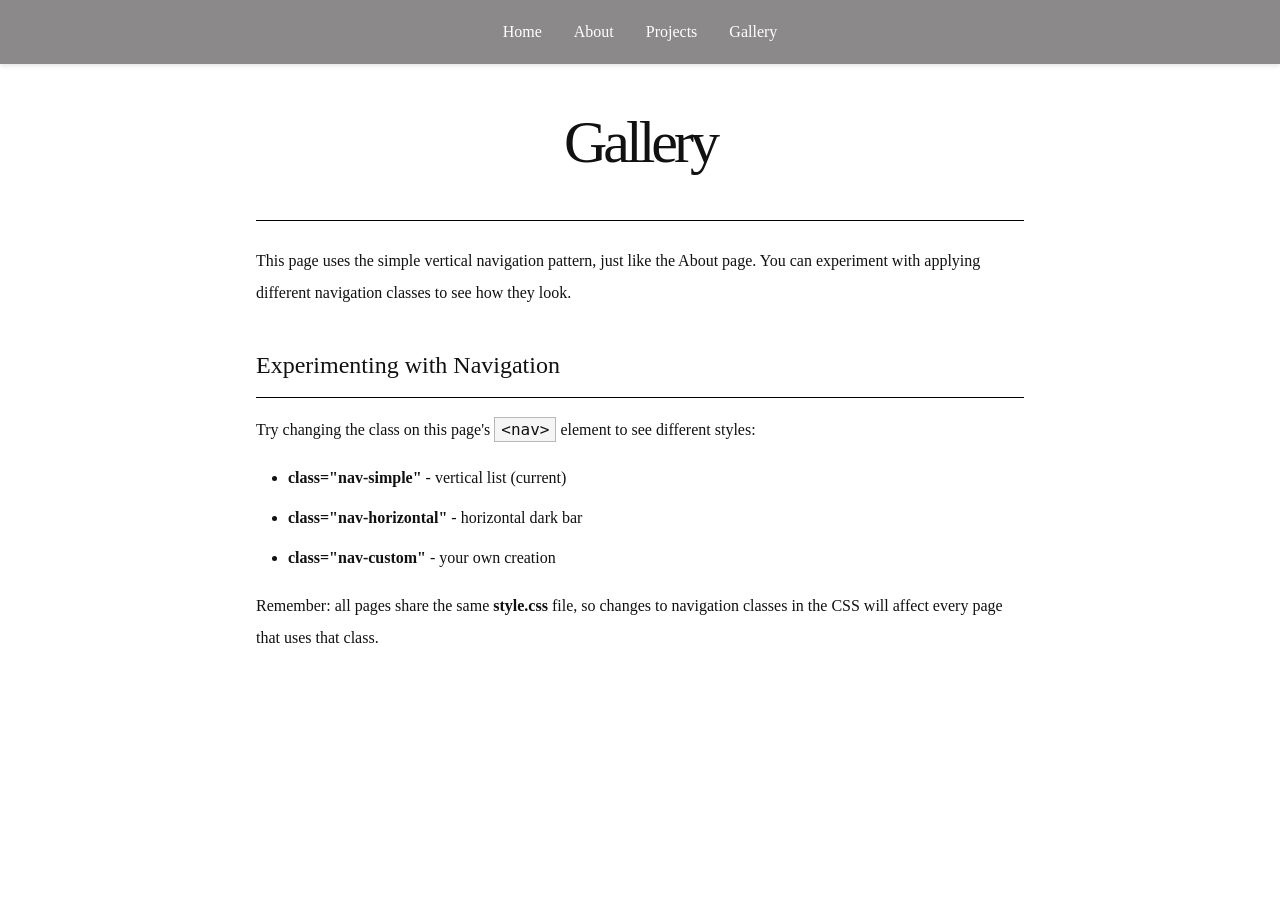
<file: exercise-09/gallery/index.html>
<!DOCTYPE html>
<html lang="en">

<head>
  <meta charset="UTF-8">
  <meta name="viewport" content="width=device-width, initial-scale=1.0">
  <title>Navigation Lab - Gallery</title>
  <link rel="stylesheet" href="../css/style.css">
</head>

<body>

  <nav class="nav-custom">
    <ul>
      <li><a href="../index.html">Home</a></li>
      <li><a href="../about.html">About</a></li>
      <li><a href="../projects/index.html">Projects</a></li>
      <li><a href="index.html">Gallery</a></li>
    </ul>
  </nav>

  <main>
    <h1>Gallery</h1>

    <p>This page uses the simple vertical navigation pattern, just like the About page. You can experiment with applying
      different navigation classes to see how they look.</p>

    <h2>Experimenting with Navigation</h2>

    <p>Try changing the class on this page's <code>&lt;nav&gt;</code> element to see different styles:</p>

    <ul>
      <li><strong>class="nav-simple"</strong> - vertical list (current)</li>
      <li><strong>class="nav-horizontal"</strong> - horizontal dark bar</li>
      <li><strong>class="nav-custom"</strong> - your own creation</li>
    </ul>

    <p>Remember: all pages share the same <strong>style.css</strong> file, so changes to navigation classes in the CSS
      will affect every page that uses that class.</p>
  </main>

</body>

</html>
</file>
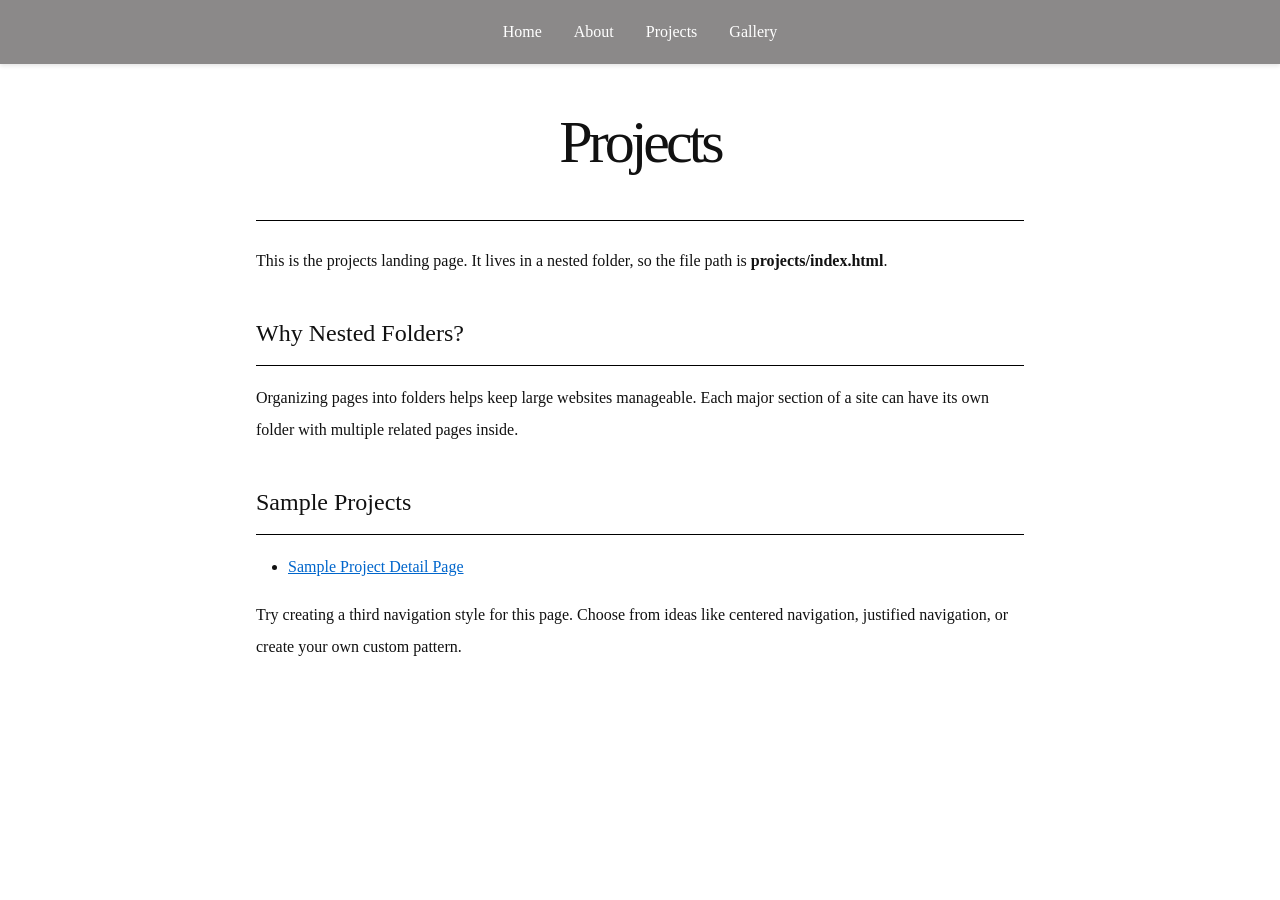
<file: exercise-09/projects/index.html>
<!DOCTYPE html>
<html lang="en">

<head>
  <meta charset="UTF-8">
  <meta name="viewport" content="width=device-width, initial-scale=1.0">
  <title>Navigation Lab - Projects</title>
  <link rel="stylesheet" href="../css/style.css">
</head>

<body>

  <nav class="nav-custom">
    <ul>
      <li><a href="../index.html">Home</a></li>
      <li><a href="../about.html">About</a></li>
      <li><a href="index.html">Projects</a></li>
      <li><a href="../gallery/index.html">Gallery</a></li>
    </ul>
  </nav>

  <main>
    <h1>Projects</h1>

    <p>This is the projects landing page. It lives in a nested folder, so the file path is
      <strong>projects/index.html</strong>.
    </p>

    <h2>Why Nested Folders?</h2>

    <p>Organizing pages into folders helps keep large websites manageable. Each major section of a site can have its own
      folder with multiple related pages inside.</p>

    <h2>Sample Projects</h2>

    <ul>
      <li><a href="project-detail.html">Sample Project Detail Page</a></li>
    </ul>

    <p>Try creating a third navigation style for this page. Choose from ideas like centered navigation, justified
      navigation, or create your own custom pattern.</p>
  </main>

</body>

</html>
</file>
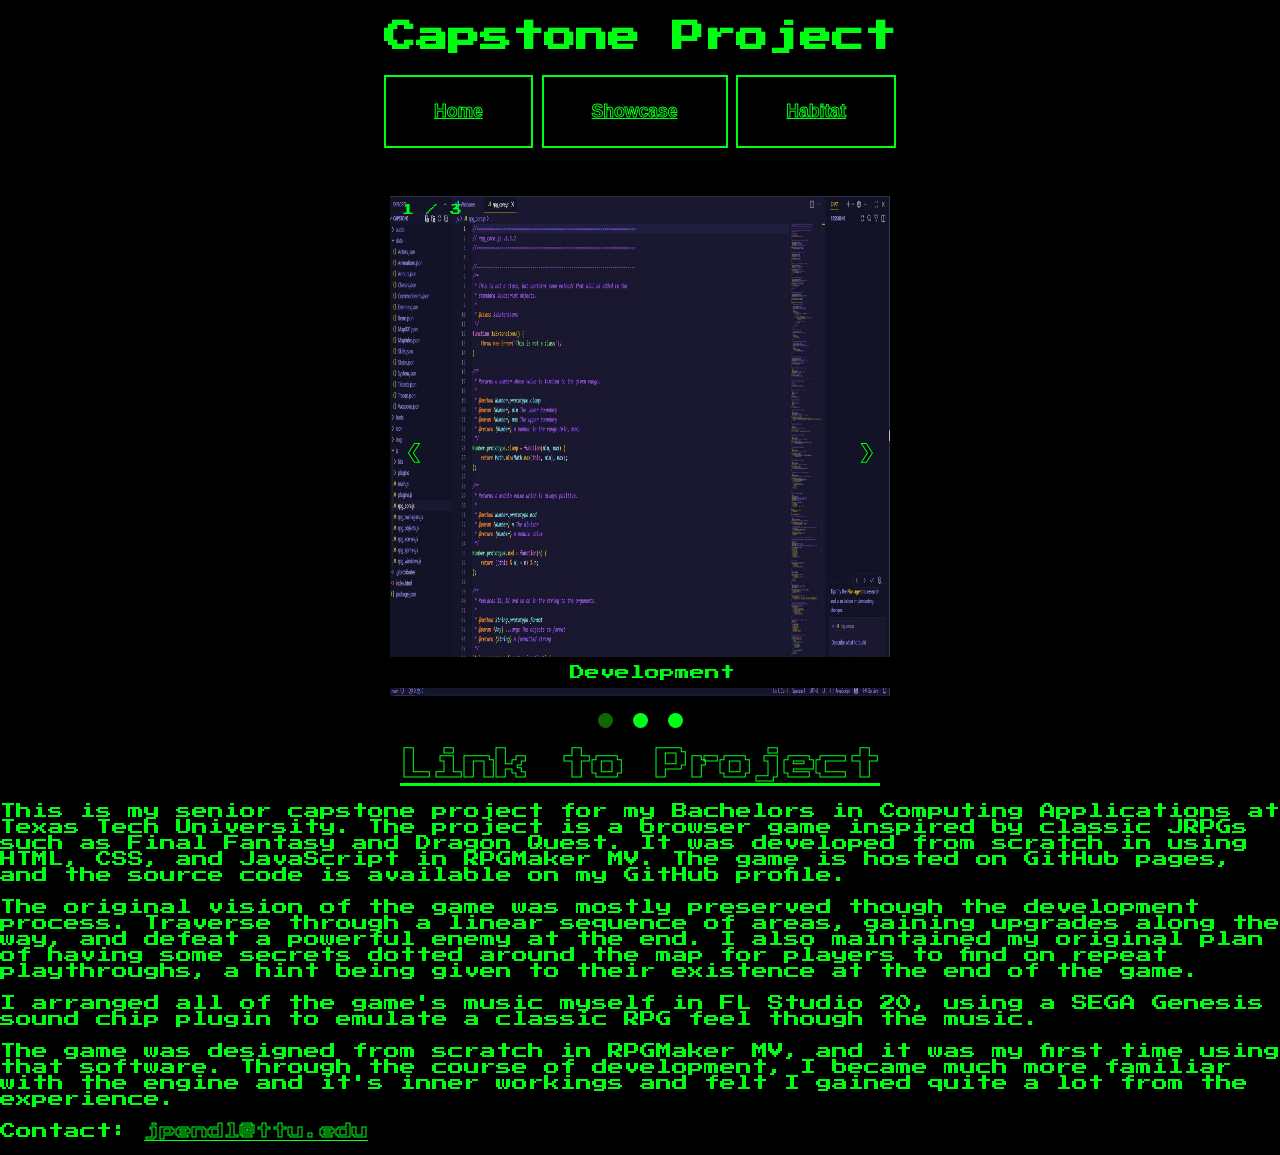
<file: project-02/project1/index.html>
<!DOCTYPE html>
<html lang="en">
    <head>
        <meta charset="UTF-8" />
        <title>Capstone Project Page</title>
        <meta charset="UTF-8" />
        <meta name="viewport" content="width=device-width, initial-scale=1.0" />
        <link rel="stylesheet" href="style.css">

<head>
    <h1>Capstone Project</h1>
    <nav>
            <button class="button matrix"><a href="../index.html">Home</a><div class="code-rain"></div></button>
            <button class="button matrix"><a href="../project2/index.html">Showcase</a><div class="code-rain"></div></button>
            <button class="button matrix"><a href="../project3/index.html">Habitat</a><div class="code-rain"></div></button>
    </nav>
</head>

 <body>
                <!-- Slideshow container -->
        <div class="slideshow-container">

          <!-- Full-width images with number and caption text -->
          <div class="mySlides fade">
            <div class="numbertext">1 / 3</div>
            <img src="capstone1.png" style="width:500px;height:500px"  alt="Screenshot of Capstone development process." />
            <div class="text">Development</div>
          </div>

          <div class="mySlides fade">
            <div class="numbertext">2 / 3</div>
            <img src="capstone2.png" style="width:500px;height:500px"  alt="Screenshot of Capstone music development." />
            <div class="text">Music Compositon</div>
          </div>

          <div class="mySlides fade">
            <div class="numbertext">3 / 3</div>
            <img src="capstone3.png" style="width:500px;height:500px"  alt="Screenshot of Capstone prototype." />
            <div class="text">Prototype</div>
          </div>

          <!-- Next and previous buttons -->
          <a class="prev" onclick="plusSlides(-1)">&#10094;</a>
          <a class="next" onclick="plusSlides(1)">&#10095;</a>
        </div>
        <br>

        <!-- The dots/circles -->
        <div style="text-align:center">
          <span class="dot" onclick="currentSlide(1)"></span>
          <span class="dot" onclick="currentSlide(2)"></span>
          <span class="dot" onclick="currentSlide(3)"></span>
        </div>
        <script>
            let slideIndex = 1;
            showSlides(slideIndex);

            // Next/previous controls
            function plusSlides(n) {
              showSlides(slideIndex += n);
            }

            // Thumbnail image controls
            function currentSlide(n) {
              showSlides(slideIndex = n);
            }

            function showSlides(n) {
              let i;
              let slides = document.getElementsByClassName("mySlides");
              let dots = document.getElementsByClassName("dot");
              if (n > slides.length) {slideIndex = 1}
              if (n < 1) {slideIndex = slides.length}
              for (i = 0; i < slides.length; i++) {
                slides[i].style.display = "none";
              }
             for (i = 0; i < dots.length; i++) {
                dots[i].className = dots[i].className.replace(" active", "");
              }
              slides[slideIndex-1].style.display = "block";
              dots[slideIndex-1].className += " active";
            }
        </script>
        <h1 style="text-align: center;"><a href="https://jad3ra1der.github.io/Capstone/">Link to Project</a></h1>
        <p>This is my senior capstone project for my Bachelors in Computing Applications at Texas Tech University. The project is a browser game inspired by classic JRPGs such as Final Fantasy and Dragon Quest. It was developed from scratch in using HTML, CSS, and JavaScript in RPGMaker MV. The game is hosted on GitHub pages, and the source code is available on my GitHub profile.</p>
        <p>The original vision of the game was mostly preserved though the development process. Traverse through a linear sequence of areas, gaining upgrades along the way, and defeat a powerful enemy at the end. I also maintained my original plan of having some secrets dotted around the map for players to find on repeat playthroughs, a hint being given to their existence at the end of the game.</p>
        <p>I arranged all of the game's music myself in FL Studio 20, using a SEGA Genesis sound chip plugin to emulate a classic RPG feel though the music.</p>
        <p>The game was designed from scratch in RPGMaker MV, and it was my first time using that software. Through the course of development, I became much more familiar with the engine and it's inner workings and felt I gained quite a lot from the experience.</p>
    </body>

<footer>
    <p>Contact: <a href="mailto:jpendl@ttu.edu">jpendl@ttu.edu</a></p>
</footer>
</file>
<file: exercise-04/style.css>
body {
    font-family:'Franklin Gothic Medium', 'Arial Narrow', Arial, sans-serif;
    background-color: #b691ff;
    margin: 15px;
    padding: 3px;
}
.card {
    max-width: 600px;
    margin:0 auto;
    padding: 16px;
    background-color: #681cff;
    border-width: 10px;
    border-style: solid;
    border-color: #27009c;
}

h1 {
    color: #faff78;
    font-size: large;
    margin: 5px;
}

p {
    color: white;
    margin: 5px;
}
</file>
<file: exercise-06/style.css>
* {
    box-sizing: border-box;
}

html,
body {
    min-height: 100vh;
    margin: 0;
}

body {
    font-family: "Times New Roman", serif;
    line-height: 2;
    display: flex;
    justify-content: center;
    align-items: flex-start;
    padding: 32px 0;
}

main {
    max-width: 800px;
    width: 90%;
    padding: 16px;
    border: 1px solid rgba(0, 0, 0, 0.25);
}

h1 {
    font-weight: normal;
    font-size: 48px;
    line-height: 1em;
    margin-top: 48px;
    margin-bottom: 48px;
    text-align: center;
}

h2 {
    font-size: 24px;
    margin-top: 48px;
    margin-bottom: 16px;
    border-bottom: 1px solid rgba(0, 0, 0, 1);
    padding-bottom: 16px;
}

p {
    margin-bottom: 16px;
}

.screenshot-container {
    margin: 32px 0;
    padding: 16px;
    border: 1px solid rgba(0, 0, 0, 1);
    text-align: center;
}

.screenshot-container img {
    max-width: 100%;
    height: auto;
    display: block;
    margin: 0 auto;
    border: 1px solid rgba(0, 0, 0, 0.25);
}
</file>
<file: exercise-07/style.css>
* {
    box-sizing: border-box;
}

html,
body {
    min-height: 100vh;
    margin: 0;
}

body {
    font-family: "Times New Roman", serif;
    line-height: 2;
    display: flex;
    justify-content: center;
    align-items: flex-start;
    padding: 32px 0;
}

main {
    max-width: 1200px;
    width: 90%;
    padding: 16px;
    border: 1px solid rgba(0, 0, 0, 0.25);
}

h1 {
    font-weight: normal;
    font-size: 48px;
    line-height: 1em;
    margin-top: 48px;
    margin-bottom: 48px;
    text-align: center;
}

main>p {
    margin-bottom: 32px;
    text-align: center;
    max-width: 800px;
    margin-left: auto;
    margin-right: auto;
}

.collection-grid {
    margin: 48px 0;
    display: flex;
    flex-wrap: wrap;
}

.collection-card {
    border: 1px solid rgba(0, 0, 0, 0.25);
    background-color: #fafafa;
    padding: 16px;
    display: flex;
    flex-wrap: wrap;
    
}

.collection-card img {
    width: 100%;
    height: auto;
    display: block;
    border: 1px solid rgba(0, 0, 0, 0.25);
    margin-bottom: 16px;
    display: flex;
    justify-content: center;
    flex-wrap: wrap
}

.collection-card h2 {
    font-size: 24px;
    font-weight: bold;
    margin-top: 0;
    margin-bottom: 8px;
    line-height: 1.2;
}

.collection-card .details {
    font-size: 14px;
    color: rgba(0, 0, 0, 0.6);
    margin-bottom: 16px;
    font-style: italic;
}

.collection-card .description {
    font-size: 16px;
    margin-bottom: 0;
    line-height: 1.6;
}

@media (width >=480px) {.collection-card {flex-basis: 50%;}}
@media (width >=1024px) {.collection-card {flex-basis: 33%;}}
</file>
<file: exercise-08/style.css>
* {
    margin: 0;
    padding: 0;
    box-sizing: border-box;
}

body {
    font-family: "Times New Roman", serif;
    line-height: 2;
    background-color: #fafafa;
    color: #1F2937;
    padding: 32px 16px;
}

.container {
    max-width: 800px;
    margin: 0 auto;
    display: flex;
    flex-direction: column;
    gap: 48px;
}

h1 {
    font-size: 48px;
    line-height: 1em;
    font-weight: normal;
    text-align: center;
    margin-bottom: 16px;
}

.subtitle {
    text-align: center;
    font-size: 16px;
    color: #6B7280;
    margin-bottom: 32px;
}

h2 {
    font-size: 24px;
    font-weight: normal;
    border-bottom: 1px solid rgba(0, 0, 0, 1);
    padding-bottom: 8px;
    margin-bottom: 16px;
}

.button-section {
    padding: 32px;
    background-color: #ffffff;
    border: 1px solid rgba(0, 0, 0, 0.25);
}

.button-section p {
    font-size: 16px;
    margin-bottom: 24px;
}

button {
    font-family: "Times New Roman", serif;
    font-size: 16px;
    cursor: pointer;
    border-radius: 0;
}

.button-01 {
    background-color: #0066CC;
    color: #ffffff;
    padding: 16px 32px;
    border: 2px solid #0066CC;
    transition: background-color 0.3s ease, color 0.3s ease, border-color 0.3s ease;
}

.button-01:hover {
    background-color: #ffffff;
    color: #0066CC;
    border-color: #0066CC;
}

.button-02 {
    background-color: #0e6027;
    color: #ffffff;
    padding: 16px 32px;
    border: 2px solid #0e6027;
    transition: transform 0.3s ease, box-shadow 0.3s ease;
}

.button-02:hover {
    transform: translateY(-4px);
    box-shadow: 0 8px 16px rgba(0, 0, 0, 0.2);
}

.button-03 {
  width: 180px;
  height: 60px;
  cursor: pointer;
  background: transparent;
  border: 1px solid #91C9FF;
  outline: none;
  transition: 1s ease-in-out;
  
}

svg {
  position: absolute;
  left: 0;
  top: 0;
  fill: none;
  stroke: #fff;
  stroke-dasharray: 150 480;
  stroke-dashoffset: 150;
  transition: 1s ease-in-out;
}

.button-03:hover {
  transition: 1s ease-in-out;
  background: #4F95DA;
}

.button-03 span {
  color: white;
  font-size: 18px;
  font-weight: 100;
}

.button-04 {
  position: relative;
  padding: 1rem 2rem;
  font-size: 1rem;
  font-weight: 600;
  color: black;
  background: none;
  border: 2px solid #646cff;
  border-radius: 8px;
  cursor: pointer;
  overflow: hidden;
  transition: all 0.3s ease;
}

.liquid {
  background: linear-gradient(#646cff 0 0) no-repeat calc(200% - var(--p, 0%))
    100% / 200% var(--p, 0.2em);
  transition: 0.3s var(--t, 0s),
    background-position 0.3s calc(0.3s - var(--t, 0s));
}

.liquid:hover {
  --p: 100%;
  --t: 0.3s;
  color: #fff;
}


.button-05 {
  position: relative;
  padding: 1.5rem 3rem;
  font-size: 1.1rem;
  font-weight: 600;
  color: #fff;
  background: none;
  border: none;
  cursor: pointer;
  overflow: hidden;
  transition: all 0.4s ease;
}

.matrix {
  background: #000;
  border: 2px solid #0f0;
  color: #0f0;
}

.code-rain {
  position: absolute;
  inset: 0;
  background: linear-gradient(
    180deg,
    rgba(0, 255, 0, 0) 0%,
    rgba(0, 255, 0, 0.2) 50%,
    rgba(0, 255, 0, 0) 100%
  );
  opacity: 0;
  transition: 0.3s;
}

.matrix:hover .code-rain {
  opacity: 1;
  animation: rain 1s linear infinite;
}

@keyframes rain {
  0% {
    transform: translateY(-100%);
  }
  100% {
    transform: translateY(100%);
  }
}

.button-06 {
  --bg: #000;
  --hover-bg: #ff90e8;
  --hover-text: #000;
  color: #fff;
  cursor: pointer;
  border: 1px solid var(--bg);
  border-radius: 4px;
  padding: 0.8em 2em;
  background: var(--bg);
  transition: 0.2s;
}

.button-06:hover {
  color: var(--hover-text);
  transform: translate(-0.25rem, -0.25rem);
  background: var(--hover-bg);
  box-shadow: 0.25rem 0.25rem var(--bg);
}

.button-06:active {
  transform: translate(0);
  box-shadow: none;
}
</file>
<file: exercise-09/css/style.css>
* {
  margin: 0;
  padding: 0;
  box-sizing: border-box;
}

body {
  font-family: "Times New Roman", serif;
  font-size: 16px;
  line-height: 2;
  color: #111111;
  background-color: #ffffff;
  display: flex;
  justify-content: center;
  align-items: flex-start;
  min-height: 100vh;
  padding: 32px 0;
}

main {
  max-width: 800px;
  width: 100%;
  padding: 0 16px;
}

h1 {
  font-size: 3.75rem;
  font-weight: normal;
  line-height: 1em;
  letter-spacing: -0.25rem;
  text-align: center;
  margin-bottom: 24px;
  padding-bottom: 48px;
  border-bottom: 1px solid rgba(0, 0, 0, 1);
}

h2 {
  font-size: 24px;
  font-weight: normal;
  margin-top: 32px;
  margin-bottom: 16px;
  padding-bottom: 8px;
  border-bottom: 1px solid rgba(0, 0, 0, 1);
}

p {
  margin-bottom: 16px;
}

ul {
  margin-left: 32px;
  margin-bottom: 16px;
}

li {
  margin-bottom: 8px;
}

a {
  color: #0066CC;
  text-decoration: underline;
}

a:hover {
  color: #004499;
}

code {
  font-family: monospace;
  background-color: #f5f5f5;
  padding: 2px 6px;
  border: 1px solid rgba(0, 0, 0, 0.25);
}

.nav-simple {
  position: fixed;
  left: 32px;
  top: 32px;
  width: 200px;
}

.nav-simple ul {
  list-style: none;
  margin: 0;
  padding: 0;
}

.nav-simple li {
  margin-bottom: 8px;
}

.nav-simple a {
  display: block;
  padding: 8px 16px;
  color: #0066CC;
  text-decoration: none;
  background-color: #fafafa;
  border: 1px solid rgba(0, 0, 0, 0.25);
  transition: background-color 0.3s ease, color 0.3s ease;
}

.nav-simple a:hover {
  background-color: #0066CC;
  color: #ffffff;
}

.nav-simple+main {
  margin-left: 232px;
}

.nav-horizontal {
  position: fixed;
  top: 0;
  left: 0;
  right: 0;
  background-color: #333333;
  padding: 0 32px;
  box-shadow: 0 2px 4px rgba(0, 0, 0, 0.1);
  z-index: 1000;
}

.nav-horizontal ul {
  list-style: none;
  margin: 0;
  padding: 0;
  display: flex;
  gap: 32px;
}

.nav-horizontal li {
  margin-bottom: 0;
}

.nav-horizontal a {
  display: block;
  padding: 16px 0;
  color: #ffffff;
  text-decoration: none;
  transition: color 0.3s ease;
}

.nav-horizontal a:hover {
  color: #0066CC;
}

.nav-horizontal+main {
  margin-top: 80px;
}

.nav-custom {
  display: flex;
  justify-content: center;
  position: fixed;
  top: 0;
  left: 0;
  right: 0;
  background-color: #8b8989;
  padding: 0 32px;
  box-shadow: 0 2px 4px rgba(0, 0, 0, 0.1);
  z-index: 1000;
}

.nav-custom ul {
  list-style: none;
  margin: 0;
  padding: 0;
  display: flex;
  gap: 32px;
}

.nav-custom li {
  margin-bottom: 0;
}

.nav-custom a {
  display: block;
  padding: 16px 0;
  color: #ffffff;
  text-decoration: none;
  transition: color 0.3s ease;
}

.nav-custom a:hover {
  color: #3f3f3f;
}

.nav-custom+main {
  margin-top: 80px;
}

@media (width >=480px) {}

@media (width >=1024px) {}
</file>
<file: project-02/style.css>
@import url('https://fonts.googleapis.com/css2?family=Press+Start+2P&display=swap');
*

h1, h2 {
    display: flex;
    flex-direction: row;
    justify-content: center;
    background-color: var(--black);
    color: var(--green);
    font-family: 'Press Start 2P', cursive;
    text-align: center;
}

body {
    --black: #000000;
    --green: #00ff15;
}

body {
    font-family: 'Press Start 2P', cursive;
    margin: 0;
    padding: 0;
    background-color: var(--black);
    color: var(--green);
}

nav {
    display: flex;
    justify-content: space-between;
    margin-bottom: 48px;
    margin-left: 30%;
    margin-right: 30%;
}

a {
    color: var(--black);
    -webkit-text-fill-color: var(--black);
    -webkit-text-stroke-color: var(--green);
    -webkit-text-stroke-width: 1px;
}

.collection-grid {
    margin: 24px 0;
    display: flex;
    flex-direction: row;
    flex-wrap: wrap;
    justify-content: center;
}

.collection-card {
    border: 1px solid rgba(0, 0, 0, 0.25);
    background-color: var(--black);
    border-color: var(--green);
    padding: 16px;
    display: flex;
    flex-direction: column;
    flex-wrap: wrap;
    justify-content: center;
    
}

.collection-card img {
    width: 100%;
    height: auto;
    display: block;
    border: 1px solid rgba(0, 0, 0, 0.25);
    margin-bottom: 16px;
    display: flex;
    justify-content: center;
    flex-wrap: wrap
}

.collection-card h2 {
    display: flex;
    font-size: 24px;
    font-weight: bold;
    margin-top: 0;
    margin-bottom: 8px;
    line-height: 1.2;
    justify-content: center;
}

.collection-card .details {
    font-size: 14px;
    display: flex;
    color: var(--green);
    margin-bottom: 16px;
    font-style: italic;
    justify-content: center;
}

.collection-card .description {
    display: flex;
    font-size: 16px;
    margin-bottom: 0;
    line-height: 1.6;
    justify-content: center;
    text-align: center;
}

@media (width >=480px) {.collection-card {flex-basis: 50%;}}
@media (width >=1024px) {.collection-card {flex-basis: 33%;}}

.button {
  position: relative;
  padding: 1.5rem 3rem;
  font-size: 1.1rem;
  font-weight: 600;
  color: #fff;
  background: none;
  border: none;
  cursor: pointer;
  overflow: hidden;
  transition: all 0.4s ease;
}

.matrix {
  background: var(--black);
  border: 2px solid var(--green);
  color: var(--green);
}

.code-rain {
  position: absolute;
  inset: 0;
  background: linear-gradient(
    180deg,
    rgba(0, 255, 0, 0) 0%,
    rgba(0, 255, 0, 0.2) 50%,
    rgba(0, 255, 0, 0) 100%
  );
  opacity: 0;
  transition: 0.3s;
}

.matrix:hover .code-rain {
  opacity: 1;
  animation: rain 1s linear infinite;
}

@keyframes rain {
  0% {
    transform: translateY(-100%);
  }
  100% {
    transform: translateY(100%);
  }
}
</file>
<file: project-02/project1/style.css>
@import url('https://fonts.googleapis.com/css2?family=Press+Start+2P&display=swap');
*

h1, h2 {
    display: flex;
    flex-direction: row;
    justify-content: center;
    background-color: var(--black);
    color: var(--green);
    font-family: 'Press Start 2P', cursive;
    text-align: center;
}

body {
    --black: #000000;
    --green: #00ff15;
}

body {
    font-family: 'Press Start 2P', cursive;
    margin: 0;
    padding: 0;
    background-color: var(--black);
    color: var(--green);
}

nav {
    display: flex;
    justify-content: space-between;
    margin-bottom: 48px;
    margin-left: 30%;
    margin-right: 30%;
}

a {
    color: var(--black);
    -webkit-text-fill-color: var(--black);
    -webkit-text-stroke-color: var(--green);
    -webkit-text-stroke-width: 1px;
}

.collection-grid {
    margin: 24px 0;
    display: flex;
    flex-direction: row;
    flex-wrap: wrap;
    justify-content: center;
}

.collection-card {
    border: 1px solid rgba(0, 0, 0, 0.25);
    background-color: var(--black);
    border-color: var(--green);
    padding: 16px;
    display: flex;
    flex-direction: column;
    flex-wrap: wrap;
    justify-content: center;
    
}

.collection-card img {
    width: 100%;
    height: auto;
    display: block;
    border: 1px solid rgba(0, 0, 0, 0.25);
    margin-bottom: 16px;
    display: flex;
    justify-content: center;
    flex-wrap: wrap
}

.collection-card h2 {
    display: flex;
    font-size: 24px;
    font-weight: bold;
    margin-top: 0;
    margin-bottom: 8px;
    line-height: 1.2;
    justify-content: center;
}

.collection-card .details {
    font-size: 14px;
    display: flex;
    color: var(--green);
    margin-bottom: 16px;
    font-style: italic;
    justify-content: center;
}

.collection-card .description {
    display: flex;
    font-size: 16px;
    margin-bottom: 0;
    line-height: 1.6;
    justify-content: center;
    text-align: center;
}

@media (width >=480px) {.collection-card {flex-basis: 50%;}}
@media (width >=1024px) {.collection-card {flex-basis: 33%;}}

.button {
  position: relative;
  padding: 1.5rem 3rem;
  font-size: 1.1rem;
  font-weight: 600;
  color: #fff;
  background: none;
  border: none;
  cursor: pointer;
  overflow: hidden;
  transition: all 0.4s ease;
}

.matrix {
  background: var(--black);
  border: 2px solid var(--green);
  color: var(--green);
}

.code-rain {
  position: absolute;
  inset: 0;
  background: linear-gradient(
    180deg,
    rgba(0, 255, 0, 0) 0%,
    rgba(0, 255, 0, 0.2) 50%,
    rgba(0, 255, 0, 0) 100%
  );
  opacity: 0;
  transition: 0.3s;
}

.matrix:hover .code-rain {
  opacity: 1;
  animation: rain 1s linear infinite;
}

@keyframes rain {
  0% {
    transform: translateY(-100%);
  }
  100% {
    transform: translateY(100%);
  }
}
/* Slideshow container */
.slideshow-container {
  max-width: 500px;
  position: relative;
  margin: auto;
}

/* Hide the images by default */
.mySlides {
  display: none;
}

/* Next & previous buttons */
.prev, .next {
  cursor: pointer;
  position: absolute;
  top: 50%;
  width: auto;
  margin-top: -22px;
  padding: 16px;
  color: white;
  font-weight: bold;
  font-size: 18px;
  transition: 0.6s ease;
  border-radius: 0 3px 3px 0;
  user-select: none;
}

/* Position the "next button" to the right */
.next {
  right: 0;
  border-radius: 3px 0 0 3px;
}

/* On hover, add a black background color with a little bit see-through */
.prev:hover, .next:hover {
  background-color: rgba(0,0,0,0.8);
}

/* Caption text */
.text {
  color: var(--green);
  background-color: black;
  font-size: 15px;
  padding: 8px 12px;
  position: absolute;
  bottom: 8px;
  width: 100%;
  text-align: center;
}

/* Number text (1/3 etc) */
.numbertext {
  color: var(--green);
  font-size: 12px;
  padding: 8px 12px;
  position: absolute;
  top: 0;
}

/* The dots/bullets/indicators */
.dot {
  cursor: pointer;
  height: 15px;
  width: 15px;
  margin: 0 2px;
  background-color: var(--green);
  border-radius: 50%;
  display: inline-block;
  transition: background-color 0.6s ease;
}

.active, .dot:hover {
  background-color: #116600;
}

/* Fading animation */
.fade {
  animation-name: fade;
  animation-duration: 1.5s;
}

@keyframes fade {
  from {opacity: .4}
  to {opacity: 1}
}
</file>
